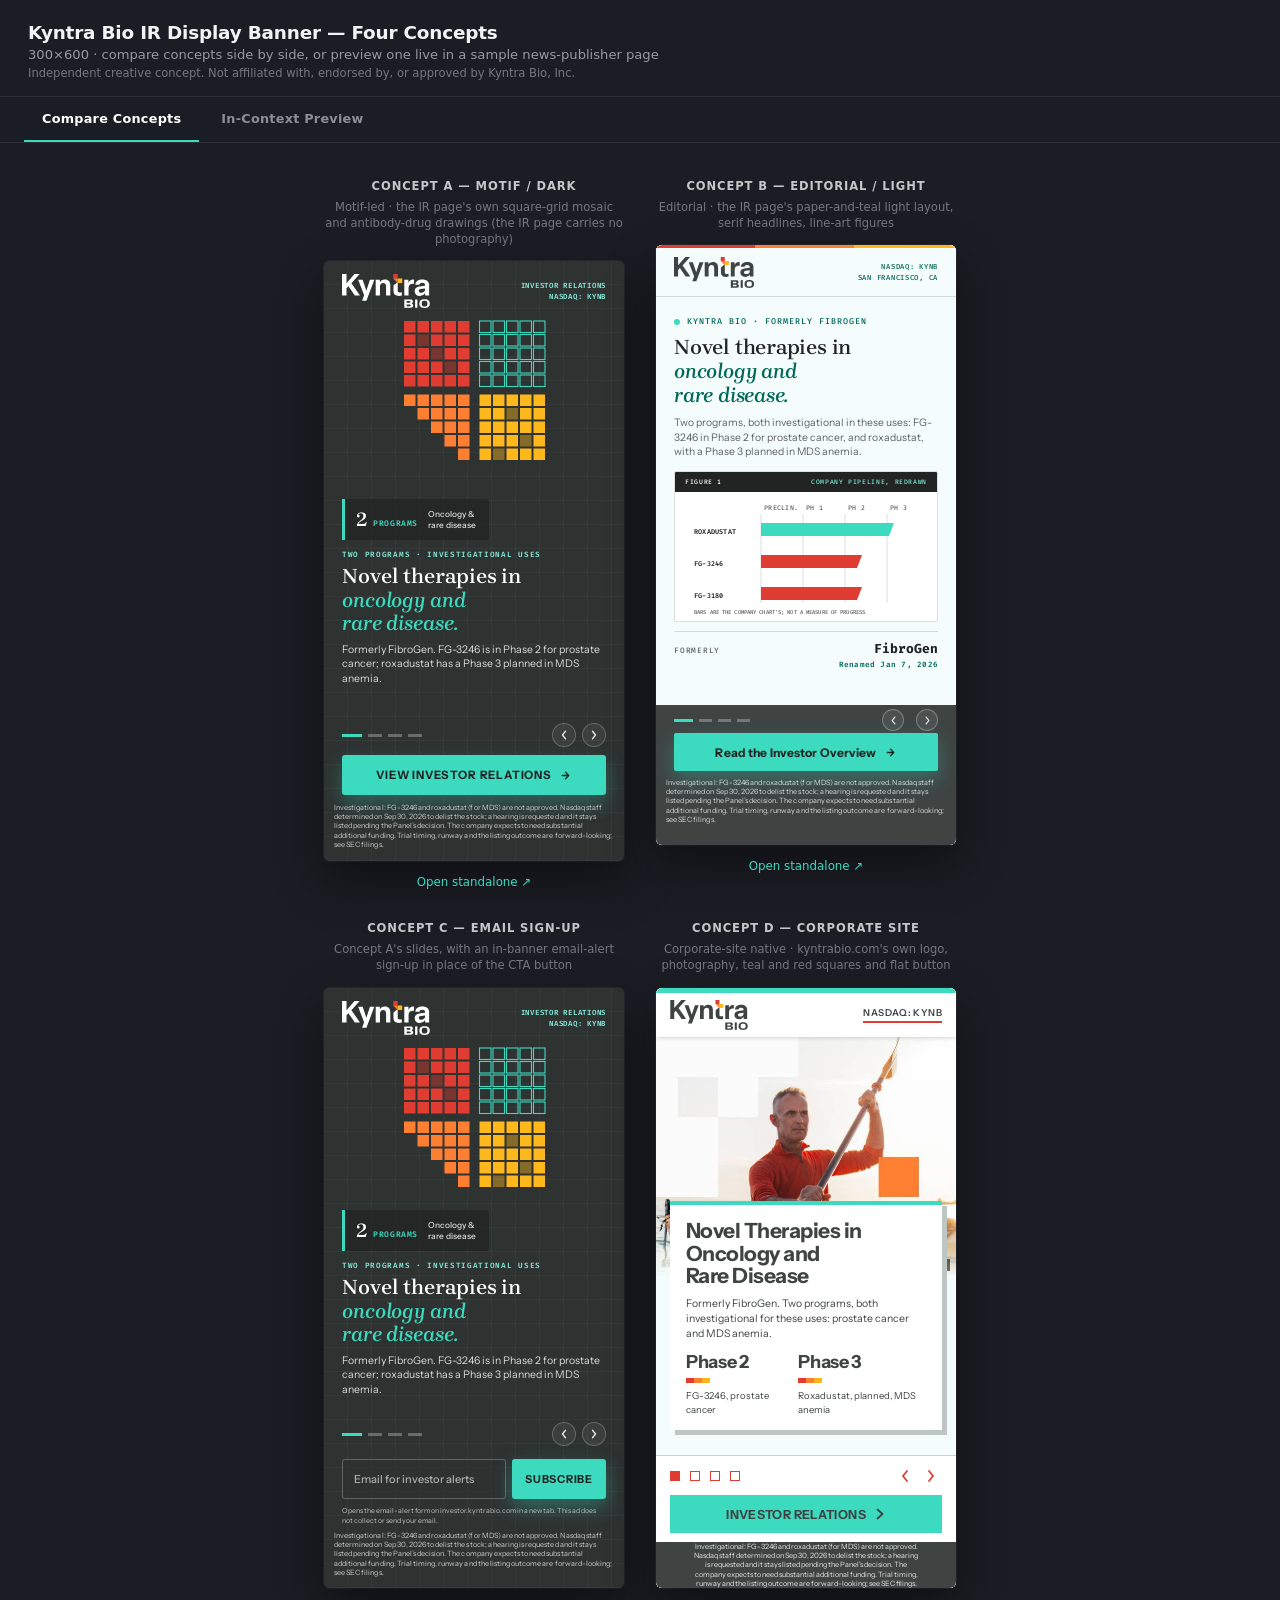
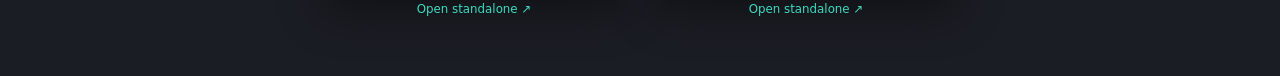
<file: index.html>
<!DOCTYPE html>
<html lang="en">
<head>
<meta name="robots" content="noindex,nofollow">
<meta charset="UTF-8">
<meta name="viewport" content="width=device-width,initial-scale=1">
<meta name="ir-banner-company" content="Kyntra Bio, Inc.">
<link rel="icon" href="data:,">
<title>Kyntra Bio IR Banner — Concept Comparison</title>
<style>
  :root { --ui-accent:#3cdbc0; }
  * { margin:0; padding:0; box-sizing:border-box; }
  html, body {
    height:100%;
    background:#1b1d24;
    font-family:-apple-system, BlinkMacSystemFont, 'Segoe UI', system-ui, sans-serif;
    color:#f2f3f5;
  }
  header {
    padding:22px 28px 16px;
    border-bottom:1px solid rgba(255,255,255,0.08);
  }
  header h1 { font-size:1.15rem; font-weight:700; letter-spacing:-0.01em; }
  header p { margin-top:4px; font-size:0.82rem; color:rgba(255,255,255,0.55); }
  header p.pitch-note { font-size:0.72rem; color:rgba(255,255,255,0.4); }

  /* ---- tabs ---- */
  .tabs {
    display:flex;
    gap:4px;
    padding:0 24px;
    border-bottom:1px solid rgba(255,255,255,0.08);
  }
  .tab-btn {
    background:none;
    border:0;
    font-family:inherit;
    color:rgba(255,255,255,0.5);
    font-size:0.8rem;
    font-weight:700;
    letter-spacing:0.02em;
    padding:14px 18px;
    cursor:pointer;
    border-bottom:2px solid transparent;
    transition:color 0.15s ease;
  }
  .tab-btn:hover { color:rgba(255,255,255,0.8); }
  .tab-btn.active { color:#fff; border-bottom-color:var(--ui-accent); }
  .tab-panel { display:none; }
  .tab-panel.active { display:block; }

  main {
    display:flex;
    flex-wrap:wrap;
    gap:32px;
    justify-content:center;
    padding:36px 24px 60px;
  }
  /* four 300px frames need about 1344px of width; below that, wrap 2 + 2 rather than 3 + 1 */
  @media (max-width:1343px) { main { max-width:700px; margin:0 auto; } }
  .col { display:flex; flex-direction:column; align-items:center; gap:14px; }
  .col h2 {
    font-size:0.72rem;
    font-weight:700;
    letter-spacing:0.08em;
    text-transform:uppercase;
    color:rgba(255,255,255,0.75);
  }
  .col .tag {
    max-width:300px;
    min-height:2.8em;
    font-size:0.72rem;
    line-height:1.4;
    text-align:center;
    color:rgba(255,255,255,0.4);
    margin-top:-8px;
  }
  .frame-wrap {
    width:300px;
    height:600px;
    border-radius:6px;
    overflow:hidden;
    box-shadow:0 20px 48px rgba(0,0,0,0.45), 0 0 0 1px rgba(255,255,255,0.06);
    background:#000;
  }
  iframe { width:300px; height:600px; border:0; display:block; }
  .col a {
    font-size:0.74rem;
    color:var(--ui-accent);
    text-decoration:none;
  }
  .col a:hover { text-decoration:underline; }

  /* ---- in-context preview panel ---- */
  .preview-intro {
    text-align:center;
    padding:28px 24px 0;
  }
  .preview-intro p {
    font-size:0.82rem;
    color:rgba(255,255,255,0.55);
    max-width:560px;
    margin:0 auto;
  }
  .concept-switch {
    display:flex;
    flex-wrap:wrap;
    gap:10px;
    justify-content:center;
    padding:18px 24px 0;
  }
  .concept-btn {
    background:rgba(255,255,255,0.06);
    border:1px solid rgba(255,255,255,0.14);
    color:rgba(255,255,255,0.65);
    font-family:inherit;
    font-size:0.76rem;
    font-weight:700;
    letter-spacing:0.02em;
    padding:9px 16px;
    border-radius:20px;
    cursor:pointer;
    transition:all 0.15s ease;
  }
  .concept-btn:hover { border-color:rgba(255,255,255,0.3); }
  .concept-btn.active { background:var(--ui-accent); border-color:var(--ui-accent); color:#0c1015; }

  .preview-wrap {
    max-width:1180px;
    margin:24px auto 12px;
    padding:0 24px;
  }
  .preview-frame-outer {
    border-radius:6px;
    overflow:hidden;
    box-shadow:0 20px 48px rgba(0,0,0,0.45), 0 0 0 1px rgba(255,255,255,0.06);
  }
  #preview-iframe {
    width:100%;
    height:950px;
    border:0;
    display:block;
    background:#fff;
  }
  .preview-footer {
    text-align:center;
    padding:14px 24px 60px;
  }
  .preview-footer a {
    font-size:0.74rem;
    color:var(--ui-accent);
    text-decoration:none;
  }
  .preview-footer a:hover { text-decoration:underline; }
</style>
</head>
<body>

<header>
  <h1>Kyntra Bio IR Display Banner — Four Concepts</h1>
  <p>300×600 · compare concepts side by side, or preview one live in a sample news-publisher page</p>
  <p class="pitch-note">Independent creative concept. Not affiliated with, endorsed by, or approved by Kyntra Bio, Inc.</p>
</header>

<div class="tabs">
  <button type="button" class="tab-btn active" data-tab="compare">Compare Concepts</button>
  <button type="button" class="tab-btn" data-tab="preview">In-Context Preview</button>
</div>

<section class="tab-panel active" id="tab-compare">
  <main>
    <div class="col">
      <h2>Concept A — Motif / Dark</h2>
      <span class="tag">Motif-led · the IR page&#x27;s own square-grid mosaic and antibody-drug drawings (the IR page carries no photography)</span>
      <div class="frame-wrap">
        <iframe src="concept-a-photo/index.html" title="Kyntra Bio banner — photo concept"></iframe>
      </div>
      <a href="concept-a-photo/index.html" target="_blank" rel="noopener">Open standalone ↗</a>
    </div>

    <div class="col">
      <h2>Concept B — Editorial / Light</h2>
      <span class="tag">Editorial · the IR page&#x27;s paper-and-teal light layout, serif headlines, line-art figures</span>
      <div class="frame-wrap">
        <iframe src="concept-b-editorial/index.html" title="Kyntra Bio banner — editorial concept"></iframe>
      </div>
      <a href="concept-b-editorial/index.html" target="_blank" rel="noopener">Open standalone ↗</a>
    </div>

    <div class="col">
      <h2>Concept C — Email Sign-up</h2>
      <span class="tag">Concept A&#x27;s slides, with an in-banner email-alert sign-up in place of the CTA button</span>
      <div class="frame-wrap">
        <iframe src="concept-c-dashboard/index.html" title="Kyntra Bio banner — email sign-up concept"></iframe>
      </div>
      <a href="concept-c-dashboard/index.html" target="_blank" rel="noopener">Open standalone ↗</a>
    </div>

    <div class="col">
      <h2>Concept D — Corporate Site</h2>
      <span class="tag">Corporate-site native · kyntrabio.com&#x27;s own logo, photography, teal and red squares and flat button</span>
      <div class="frame-wrap">
        <iframe src="concept-d-corporate/index.html" title="Kyntra Bio banner — corporate-site concept"></iframe>
      </div>
      <a href="concept-d-corporate/index.html" target="_blank" rel="noopener">Open standalone ↗</a>
    </div>
  </main>
</section>

<section class="tab-panel" id="tab-preview">
  <div class="preview-intro">
    <p>A sample news-publisher article page with the banner dropped into the right-rail ad slot — the way it would actually sit alongside real editorial content. Switch concepts below.</p>
  </div>

  <div class="concept-switch">
    <button type="button" class="concept-btn active" data-concept="a">Concept A — Motif</button>
    <button type="button" class="concept-btn" data-concept="b">Concept B — Editorial</button>
    <button type="button" class="concept-btn" data-concept="c">Concept C — Email Sign-up</button>
    <button type="button" class="concept-btn" data-concept="d">Concept D — Corporate Site</button>
  </div>

  <div class="preview-wrap">
    <div class="preview-frame-outer">
      <iframe id="preview-iframe" src="context-preview/news.html?concept=a" title="Kyntra Bio banner — in-context publisher preview"></iframe>
    </div>
  </div>

  <div class="preview-footer">
    <a id="preview-open-link" href="context-preview/news.html?concept=a" target="_blank" rel="noopener">Open standalone ↗</a>
  </div>
</section>

<script>
  document.querySelectorAll('.tab-btn').forEach(function (btn) {
    btn.addEventListener('click', function () {
      document.querySelectorAll('.tab-btn').forEach(function (b) { b.classList.remove('active') })
      document.querySelectorAll('.tab-panel').forEach(function (p) { p.classList.remove('active') })
      btn.classList.add('active')
      document.getElementById('tab-' + btn.dataset.tab).classList.add('active')
    })
  })

  document.querySelectorAll('.concept-btn').forEach(function (btn) {
    btn.addEventListener('click', function () {
      document.querySelectorAll('.concept-btn').forEach(function (b) { b.classList.remove('active') })
      btn.classList.add('active')
      var url = 'context-preview/news.html?concept=' + btn.dataset.concept
      document.getElementById('preview-iframe').src = url
      document.getElementById('preview-open-link').href = url
    })
  })
</script>

</body>
</html>
</file>
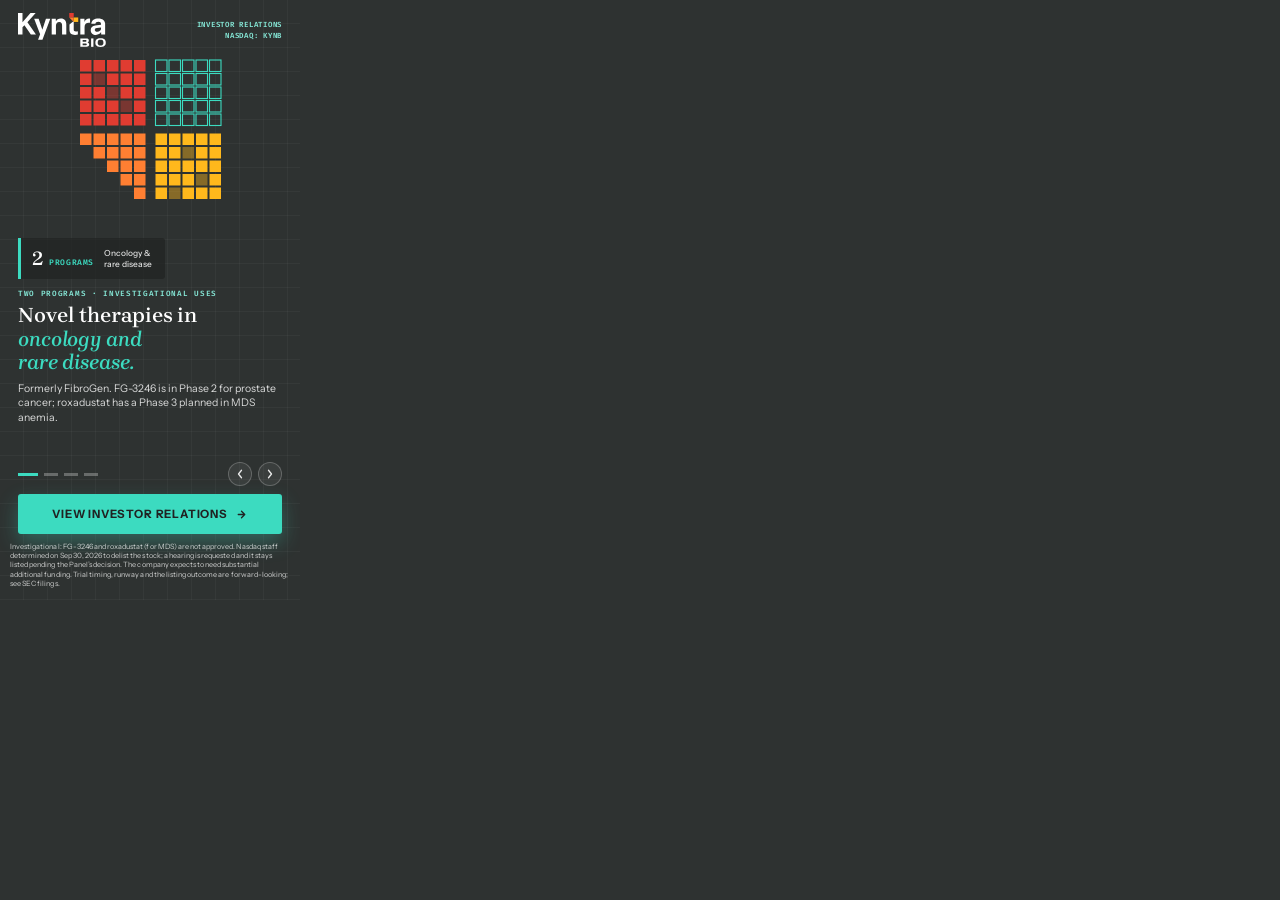
<file: concept-a-photo/index.html>
<!DOCTYPE html>
<html lang="en">
<head>
<meta name="robots" content="noindex,nofollow">
<meta charset="UTF-8">
<meta name="ad.size" content="width=300,height=600">
<meta http-equiv="X-UA-Compatible" content="IE=Edge">
<meta name="viewport" content="width=300,initial-scale=1">
<link rel="icon" href="data:,">
<title>Kyntra Bio, Inc. — Investor Relations</title>
<link rel="preconnect" href="https://fonts.googleapis.com">
<link rel="preconnect" href="https://fonts.gstatic.com" crossorigin>
<link href="https://fonts.googleapis.com/css2?family=Brygada+1918:ital,wght@0,500;0,600;1,500;1,600&family=Instrument+Sans:wght@400;500;600;700&family=Fira+Code:wght@500;600&display=swap" rel="stylesheet">
<link rel="stylesheet" href="style.css">
</head>
<body>

<!--
  Kyntra Bio, Inc. — IR display banner, 300x600 — Concept A: Motif / Dark.
  Promotes: https://gracinting.github.io/kyntrabio-ir-concept/
  The IR page has no photography, so every slide is drawn from its own
  visual language: the red / teal / orange / amber square mosaic, the
  antibody-drug drawing and the 25-square dose arms. Concept C is
  generated from this file (scripts/build_concept_c.py): re-run it after
  every edit here. All figures come from the company's filings; see .tmp/facts.md.
-->

<div id="banner" aria-label="Kyntra Bio, Inc. investor relations advertisement">

  <div id="slides">

    <!-- Slide 1 -->
    <section class="slide" data-index="0">
      <div class="slide-bg motif" role="img" aria-label="Mosaic of red, teal, orange and amber squares from the Kyntra Bio IR page"><svg viewBox="0 0 300 220" width="300" height="220" aria-hidden="true"><rect x="80" y="60" width="11.5" height="11.5" class="m-r pulse" style="animation-delay:-0.00s"/><rect x="93.5" y="60" width="11.5" height="11.5" class="m-r"/><rect x="107" y="60" width="11.5" height="11.5" class="m-r"/><rect x="120.5" y="60" width="11.5" height="11.5" class="m-r"/><rect x="134" y="60" width="11.5" height="11.5" class="m-r pulse" style="animation-delay:-5.48s"/><rect x="80" y="73.5" width="11.5" height="11.5" class="m-r"/><rect x="93.5" y="73.5" width="11.5" height="11.5" class="m-r pale"/><rect x="107" y="73.5" width="11.5" height="11.5" class="m-r"/><rect x="120.5" y="73.5" width="11.5" height="11.5" class="m-r pulse" style="animation-delay:-3.96s"/><rect x="134" y="73.5" width="11.5" height="11.5" class="m-r"/><rect x="80" y="87" width="11.5" height="11.5" class="m-r"/><rect x="93.5" y="87" width="11.5" height="11.5" class="m-r"/><rect x="107" y="87" width="11.5" height="11.5" class="m-r pale pulse" style="animation-delay:-2.44s"/><rect x="120.5" y="87" width="11.5" height="11.5" class="m-r"/><rect x="134" y="87" width="11.5" height="11.5" class="m-r"/><rect x="80" y="100.5" width="11.5" height="11.5" class="m-r"/><rect x="93.5" y="100.5" width="11.5" height="11.5" class="m-r pulse" style="animation-delay:-0.92s"/><rect x="107" y="100.5" width="11.5" height="11.5" class="m-r"/><rect x="120.5" y="100.5" width="11.5" height="11.5" class="m-r pale"/><rect x="134" y="100.5" width="11.5" height="11.5" class="m-r"/><rect x="80" y="114" width="11.5" height="11.5" class="m-r pulse" style="animation-delay:-6.40s"/><rect x="93.5" y="114" width="11.5" height="11.5" class="m-r"/><rect x="107" y="114" width="11.5" height="11.5" class="m-r"/><rect x="120.5" y="114" width="11.5" height="11.5" class="m-r"/><rect x="134" y="114" width="11.5" height="11.5" class="m-r pulse" style="animation-delay:-4.88s"/><rect x="155.5" y="60" width="11.5" height="11.5" class="m-t hollow"/><rect x="169" y="60" width="11.5" height="11.5" class="m-t hollow"/><rect x="182.5" y="60" width="11.5" height="11.5" class="m-t hollow"/><rect x="196" y="60" width="11.5" height="11.5" class="m-t hollow"/><rect x="209.5" y="60" width="11.5" height="11.5" class="m-t hollow"/><rect x="155.5" y="73.5" width="11.5" height="11.5" class="m-t hollow"/><rect x="169" y="73.5" width="11.5" height="11.5" class="m-t hollow"/><rect x="182.5" y="73.5" width="11.5" height="11.5" class="m-t hollow"/><rect x="196" y="73.5" width="11.5" height="11.5" class="m-t hollow"/><rect x="209.5" y="73.5" width="11.5" height="11.5" class="m-t hollow"/><rect x="155.5" y="87" width="11.5" height="11.5" class="m-t hollow"/><rect x="169" y="87" width="11.5" height="11.5" class="m-t hollow"/><rect x="182.5" y="87" width="11.5" height="11.5" class="m-t hollow"/><rect x="196" y="87" width="11.5" height="11.5" class="m-t hollow"/><rect x="209.5" y="87" width="11.5" height="11.5" class="m-t hollow"/><rect x="155.5" y="100.5" width="11.5" height="11.5" class="m-t hollow"/><rect x="169" y="100.5" width="11.5" height="11.5" class="m-t hollow"/><rect x="182.5" y="100.5" width="11.5" height="11.5" class="m-t hollow"/><rect x="196" y="100.5" width="11.5" height="11.5" class="m-t hollow"/><rect x="209.5" y="100.5" width="11.5" height="11.5" class="m-t hollow"/><rect x="155.5" y="114" width="11.5" height="11.5" class="m-t hollow"/><rect x="169" y="114" width="11.5" height="11.5" class="m-t hollow"/><rect x="182.5" y="114" width="11.5" height="11.5" class="m-t hollow"/><rect x="196" y="114" width="11.5" height="11.5" class="m-t hollow"/><rect x="209.5" y="114" width="11.5" height="11.5" class="m-t hollow"/><rect x="80" y="133.5" width="11.5" height="11.5" class="m-o pulse" style="animation-delay:-0.00s"/><rect x="93.5" y="133.5" width="11.5" height="11.5" class="m-o"/><rect x="107" y="133.5" width="11.5" height="11.5" class="m-o"/><rect x="120.5" y="133.5" width="11.5" height="11.5" class="m-o"/><rect x="134" y="133.5" width="11.5" height="11.5" class="m-o pulse" style="animation-delay:-5.48s"/><rect x="93.5" y="147" width="11.5" height="11.5" class="m-o"/><rect x="107" y="147" width="11.5" height="11.5" class="m-o"/><rect x="120.5" y="147" width="11.5" height="11.5" class="m-o pulse" style="animation-delay:-3.96s"/><rect x="134" y="147" width="11.5" height="11.5" class="m-o"/><rect x="107" y="160.5" width="11.5" height="11.5" class="m-o pulse" style="animation-delay:-2.44s"/><rect x="120.5" y="160.5" width="11.5" height="11.5" class="m-o"/><rect x="134" y="160.5" width="11.5" height="11.5" class="m-o"/><rect x="120.5" y="174" width="11.5" height="11.5" class="m-o"/><rect x="134" y="174" width="11.5" height="11.5" class="m-o"/><rect x="134" y="187.5" width="11.5" height="11.5" class="m-o pulse" style="animation-delay:-4.88s"/><rect x="155.5" y="133.5" width="11.5" height="11.5" class="m-y pulse" style="animation-delay:-0.00s"/><rect x="169" y="133.5" width="11.5" height="11.5" class="m-y"/><rect x="182.5" y="133.5" width="11.5" height="11.5" class="m-y"/><rect x="196" y="133.5" width="11.5" height="11.5" class="m-y"/><rect x="209.5" y="133.5" width="11.5" height="11.5" class="m-y pulse" style="animation-delay:-5.48s"/><rect x="155.5" y="147" width="11.5" height="11.5" class="m-y"/><rect x="169" y="147" width="11.5" height="11.5" class="m-y"/><rect x="182.5" y="147" width="11.5" height="11.5" class="m-y pale"/><rect x="196" y="147" width="11.5" height="11.5" class="m-y pulse" style="animation-delay:-3.96s"/><rect x="209.5" y="147" width="11.5" height="11.5" class="m-y"/><rect x="155.5" y="160.5" width="11.5" height="11.5" class="m-y"/><rect x="169" y="160.5" width="11.5" height="11.5" class="m-y"/><rect x="182.5" y="160.5" width="11.5" height="11.5" class="m-y pulse" style="animation-delay:-2.44s"/><rect x="196" y="160.5" width="11.5" height="11.5" class="m-y"/><rect x="209.5" y="160.5" width="11.5" height="11.5" class="m-y"/><rect x="155.5" y="174" width="11.5" height="11.5" class="m-y"/><rect x="169" y="174" width="11.5" height="11.5" class="m-y pulse" style="animation-delay:-0.92s"/><rect x="182.5" y="174" width="11.5" height="11.5" class="m-y"/><rect x="196" y="174" width="11.5" height="11.5" class="m-y pale"/><rect x="209.5" y="174" width="11.5" height="11.5" class="m-y"/><rect x="155.5" y="187.5" width="11.5" height="11.5" class="m-y pulse" style="animation-delay:-6.40s"/><rect x="169" y="187.5" width="11.5" height="11.5" class="m-y pale"/><rect x="182.5" y="187.5" width="11.5" height="11.5" class="m-y"/><rect x="196" y="187.5" width="11.5" height="11.5" class="m-y"/><rect x="209.5" y="187.5" width="11.5" height="11.5" class="m-y pulse" style="animation-delay:-4.88s"/></svg></div>
      <div class="slide-copy">
        <div class="mid-chip">
          <span class="chip-num">2<em>PROGRAMS</em></span>
          <span class="chip-label">Oncology &amp;<br>rare disease</span>
        </div>
        <div class="copy-bottom">
          <div class="kicker">Two programs · Investigational uses</div>
          <h1>Novel therapies in<br><em>oncology and<br>rare&nbsp;disease.</em></h1>
          <p>Formerly FibroGen. FG-3246 is in Phase 2 for prostate cancer; roxadustat has a Phase&nbsp;3 planned in MDS anemia.</p>
        </div>
      </div>
    </section>
    <!-- Slide 2 -->
    <section class="slide" data-index="1">
      <div class="slide-bg motif" role="img" aria-label="Antibody-drug conjugate binding CD46, and three dose arms of 25 planned patients"><svg viewBox="0 0 300 220" width="300" height="220" aria-hidden="true"><path d="M26 92H274" class="m-line"/><rect x="57.5" y="87.5" width="9" height="9" class="m-y"/><rect x="140.5" y="87.5" width="9" height="9" class="m-y"/><rect x="223.5" y="87.5" width="9" height="9" class="m-y"/><path d="M149.500 87.500V77" class="m-stem"/><rect x="142.5" y="63" width="14" height="14" class="m-r"/><path d="M158.500 63H171.500L158.500 76Z" class="m-o"/><text x="137" y="73" text-anchor="end" class="m-lab">ANTIBODY</text><text x="177" y="71" class="m-lab">MMAE</text><text x="62" y="104" text-anchor="middle" class="m-lab">CD46</text><text x="43.8" y="124" class="m-lab m-bv">1.8 MG/KG</text><rect x="43.75" y="130" width="9.5" height="9.5" class="m-y"/><rect x="54.75" y="130" width="9.5" height="9.5" class="m-y"/><rect x="65.75" y="130" width="9.5" height="9.5" class="m-y"/><rect x="76.75" y="130" width="9.5" height="9.5" class="m-y"/><rect x="87.75" y="130" width="9.5" height="9.5" class="m-y"/><rect x="43.75" y="141" width="9.5" height="9.5" class="m-y"/><rect x="54.75" y="141" width="9.5" height="9.5" class="m-y"/><rect x="65.75" y="141" width="9.5" height="9.5" class="m-y"/><rect x="76.75" y="141" width="9.5" height="9.5" class="m-y"/><rect x="87.75" y="141" width="9.5" height="9.5" class="m-y"/><rect x="43.75" y="152" width="9.5" height="9.5" class="m-y"/><rect x="54.75" y="152" width="9.5" height="9.5" class="m-y"/><rect x="65.75" y="152" width="9.5" height="9.5" class="m-y hollow"/><rect x="76.75" y="152" width="9.5" height="9.5" class="m-y hollow"/><rect x="87.75" y="152" width="9.5" height="9.5" class="m-y hollow"/><rect x="43.75" y="163" width="9.5" height="9.5" class="m-y hollow"/><rect x="54.75" y="163" width="9.5" height="9.5" class="m-y hollow"/><rect x="65.75" y="163" width="9.5" height="9.5" class="m-y hollow"/><rect x="76.75" y="163" width="9.5" height="9.5" class="m-y hollow"/><rect x="87.75" y="163" width="9.5" height="9.5" class="m-y hollow"/><rect x="43.75" y="174" width="9.5" height="9.5" class="m-y hollow"/><rect x="54.75" y="174" width="9.5" height="9.5" class="m-y hollow"/><rect x="65.75" y="174" width="9.5" height="9.5" class="m-y hollow"/><rect x="76.75" y="174" width="9.5" height="9.5" class="m-y hollow"/><rect x="87.75" y="174" width="9.5" height="9.5" class="m-y hollow"/><text x="123.2" y="124" class="m-lab m-bv">2.4 MG/KG</text><rect x="123.25" y="130" width="9.5" height="9.5" class="m-o"/><rect x="134.25" y="130" width="9.5" height="9.5" class="m-o"/><rect x="145.25" y="130" width="9.5" height="9.5" class="m-o"/><rect x="156.25" y="130" width="9.5" height="9.5" class="m-o"/><rect x="167.25" y="130" width="9.5" height="9.5" class="m-o"/><rect x="123.25" y="141" width="9.5" height="9.5" class="m-o"/><rect x="134.25" y="141" width="9.5" height="9.5" class="m-o"/><rect x="145.25" y="141" width="9.5" height="9.5" class="m-o"/><rect x="156.25" y="141" width="9.5" height="9.5" class="m-o"/><rect x="167.25" y="141" width="9.5" height="9.5" class="m-o"/><rect x="123.25" y="152" width="9.5" height="9.5" class="m-o"/><rect x="134.25" y="152" width="9.5" height="9.5" class="m-o"/><rect x="145.25" y="152" width="9.5" height="9.5" class="m-o hollow"/><rect x="156.25" y="152" width="9.5" height="9.5" class="m-o hollow"/><rect x="167.25" y="152" width="9.5" height="9.5" class="m-o hollow"/><rect x="123.25" y="163" width="9.5" height="9.5" class="m-o hollow"/><rect x="134.25" y="163" width="9.5" height="9.5" class="m-o hollow"/><rect x="145.25" y="163" width="9.5" height="9.5" class="m-o hollow"/><rect x="156.25" y="163" width="9.5" height="9.5" class="m-o hollow"/><rect x="167.25" y="163" width="9.5" height="9.5" class="m-o hollow"/><rect x="123.25" y="174" width="9.5" height="9.5" class="m-o hollow"/><rect x="134.25" y="174" width="9.5" height="9.5" class="m-o hollow"/><rect x="145.25" y="174" width="9.5" height="9.5" class="m-o hollow"/><rect x="156.25" y="174" width="9.5" height="9.5" class="m-o hollow"/><rect x="167.25" y="174" width="9.5" height="9.5" class="m-o hollow"/><text x="202.8" y="124" class="m-lab m-bv">2.7 MG/KG</text><rect x="202.75" y="130" width="9.5" height="9.5" class="m-r"/><rect x="213.75" y="130" width="9.5" height="9.5" class="m-r"/><rect x="224.75" y="130" width="9.5" height="9.5" class="m-r"/><rect x="235.75" y="130" width="9.5" height="9.5" class="m-r"/><rect x="246.75" y="130" width="9.5" height="9.5" class="m-r"/><rect x="202.75" y="141" width="9.5" height="9.5" class="m-r"/><rect x="213.75" y="141" width="9.5" height="9.5" class="m-r"/><rect x="224.75" y="141" width="9.5" height="9.5" class="m-r"/><rect x="235.75" y="141" width="9.5" height="9.5" class="m-r"/><rect x="246.75" y="141" width="9.5" height="9.5" class="m-r"/><rect x="202.75" y="152" width="9.5" height="9.5" class="m-r"/><rect x="213.75" y="152" width="9.5" height="9.5" class="m-r"/><rect x="224.75" y="152" width="9.5" height="9.5" class="m-r hollow"/><rect x="235.75" y="152" width="9.5" height="9.5" class="m-r hollow"/><rect x="246.75" y="152" width="9.5" height="9.5" class="m-r hollow"/><rect x="202.75" y="163" width="9.5" height="9.5" class="m-r hollow"/><rect x="213.75" y="163" width="9.5" height="9.5" class="m-r hollow"/><rect x="224.75" y="163" width="9.5" height="9.5" class="m-r hollow"/><rect x="235.75" y="163" width="9.5" height="9.5" class="m-r hollow"/><rect x="246.75" y="163" width="9.5" height="9.5" class="m-r hollow"/><rect x="202.75" y="174" width="9.5" height="9.5" class="m-r hollow"/><rect x="213.75" y="174" width="9.5" height="9.5" class="m-r hollow"/><rect x="224.75" y="174" width="9.5" height="9.5" class="m-r hollow"/><rect x="235.75" y="174" width="9.5" height="9.5" class="m-r hollow"/><rect x="246.75" y="174" width="9.5" height="9.5" class="m-r hollow"/><text x="150" y="198" text-anchor="middle" class="m-lab">FILLED = THE FIRST 12 PER ARM · INTERIM ANALYSIS</text></svg></div>
      <div class="slide-copy">
        <div class="mid-chip">
          <span class="chip-num">75<em>PATIENTS</em></span>
          <span class="chip-label">Planned, three<br>dose arms</span>
        </div>
        <div class="copy-bottom">
          <div class="kicker">FG-3246 · Prostate cancer (mCRPC)</div>
          <h1>An ADC in Phase&nbsp;2.<br>Interim analysis<br><em>expected Q4&nbsp;2026.</em></h1>
          <p>Investigational CD46-targeted antibody-drug conjugate. Randomized, open-label; timing is the company&rsquo;s expectation.</p>
        </div>
      </div>
    </section>
    <!-- Slide 3 -->
    <section class="slide" data-index="2">
      <div class="slide-bg motif" role="img" aria-label="Planned randomization of roxadustat to placebo at two to one"><svg viewBox="0 0 300 220" width="300" height="220" aria-hidden="true"><text x="89.0" y="74" class="m-lab m-bv">ROXADUSTAT · 2</text><text x="173.0" y="74" class="m-lab m-bv m-dim">PLACEBO · 1</text><rect x="89" y="82" width="17" height="17" class="m-t"/><rect x="110" y="82" width="17" height="17" class="m-t"/><rect x="131" y="82" width="17" height="17" class="m-t"/><rect x="152" y="82" width="17" height="17" class="m-t"/><rect x="173" y="82" width="17" height="17" class="m-w hollow"/><rect x="194" y="82" width="17" height="17" class="m-w hollow"/><rect x="89" y="103" width="17" height="17" class="m-t"/><rect x="110" y="103" width="17" height="17" class="m-t"/><rect x="131" y="103" width="17" height="17" class="m-t"/><rect x="152" y="103" width="17" height="17" class="m-t"/><rect x="173" y="103" width="17" height="17" class="m-w hollow"/><rect x="194" y="103" width="17" height="17" class="m-w hollow"/><rect x="89" y="124" width="17" height="17" class="m-t"/><rect x="110" y="124" width="17" height="17" class="m-t"/><rect x="131" y="124" width="17" height="17" class="m-t"/><rect x="152" y="124" width="17" height="17" class="m-t"/><rect x="173" y="124" width="17" height="17" class="m-w hollow"/><rect x="194" y="124" width="17" height="17" class="m-w hollow"/><rect x="89" y="145" width="17" height="17" class="m-t"/><rect x="110" y="145" width="17" height="17" class="m-t"/><rect x="131" y="145" width="17" height="17" class="m-t"/><rect x="152" y="145" width="17" height="17" class="m-t"/><rect x="173" y="145" width="17" height="17" class="m-w hollow"/><rect x="194" y="145" width="17" height="17" class="m-w hollow"/><rect x="89" y="166" width="17" height="17" class="m-t"/><rect x="110" y="166" width="17" height="17" class="m-t"/><rect x="131" y="166" width="17" height="17" class="m-t"/><rect x="152" y="166" width="17" height="17" class="m-t"/><rect x="173" y="166" width="17" height="17" class="m-w hollow"/><rect x="194" y="166" width="17" height="17" class="m-w hollow"/><text x="150" y="198" text-anchor="middle" class="m-lab">PLANNED · ABOUT 200 PATIENTS · RANDOMIZED 2 : 1</text></svg></div>
      <div class="slide-copy">
        <div class="mid-chip">
          <span class="chip-num">~200<em>PATIENTS</em></span>
          <span class="chip-label">Planned Phase&nbsp;3,<br>placebo-controlled</span>
        </div>
        <div class="copy-bottom">
          <div class="kicker">Roxadustat · Lower-risk MDS</div>
          <h1>Phase&nbsp;3 planned in<br>MDS anemia. Start<br><em>goal Q4&nbsp;2026.</em></h1>
          <p>Investigational for MDS. Internal development or a partner is being weighed. An earlier Phase&nbsp;2/3 did not reach significance on its primary comparison.</p>
        </div>
      </div>
    </section>
    <!-- Slide 4 -->
    <section class="slide" data-index="3">
      <div class="slide-bg motif" role="img" aria-label="Bar showing $95.7M of cash, investments and receivables less $42.6M paid on August 31"><svg viewBox="0 0 300 220" width="300" height="220" aria-hidden="true"><defs><pattern id="hatch" width="5" height="5" patternUnits="userSpaceOnUse" patternTransform="rotate(45)"><rect width="5" height="5" fill="#ff7f32" fill-opacity=".22"/><rect width="2" height="5" fill="#ff7f32"/></pattern></defs><text x="24" y="78" class="m-lab m-bv">$95.7M · JUN 30, 2026</text><rect x="24" y="84" width="139.8" height="18" class="m-t"/><rect x="163.8" y="84" width="112.2" height="18" fill="url(#hatch)" stroke="#ff7f32" stroke-width="1"/><text x="24" y="116" class="m-lab m-bv m-teal">$53.1M PRO FORMA</text><text x="276" y="116" text-anchor="end" class="m-lab m-bv m-org">$42.6M PAID AUG 31</text><path d="M24 160H276" class="m-line"/><text x="24" y="178" class="m-lab">JUN 30</text><rect x="155" y="155" width="10" height="10" class="m-t"/><text x="160" y="148" text-anchor="middle" class="m-lab m-bv m-teal">RUNWAY: INTO Q4 2027</text><rect x="195" y="155" width="10" height="10" class="m-w hollow"/><text x="214" y="178" text-anchor="middle" class="m-lab m-dim">WAS: INTO 2028 (AUG 13)</text></svg></div>
      <div class="slide-copy">
        <div class="mid-chip">
          <span class="chip-num">$53.1<em>M</em></span>
          <span class="chip-label">Pro forma cash, investments<br>&amp; receivables, Jun&nbsp;30</span>
        </div>
        <div class="copy-bottom">
          <div class="kicker">Funding · Company figures</div>
          <h1>Company expects<br>runway <em>into Q4&nbsp;2027.</em><br>More funding needed.</h1>
          <p>After a $42.6M royalty-financing payment on Aug&nbsp;31, from $95.7M at Jun&nbsp;30. Earlier estimate: into 2028. Nasdaq delisting determination: hearing requested.</p>
        </div>
      </div>
    </section>

  </div>

  <header id="top-bar" class="reveal" data-delay="0">
    <div id="logo">
      <svg class="lockup" role="img" aria-label="Kyntra Bio" xmlns="http://www.w3.org/2000/svg" viewBox="0 0 142 55" fill="none"><g><path d="M100.804 41.1182H109.36C110.429 41.1182 111.352 41.2204 112.133 41.4288C112.914 41.6371 113.525 41.991 113.967 42.4902C114.409 42.9895 114.629 43.6697 114.629 44.5228C114.629 45.5882 114.318 46.402 113.691 46.9641C113.064 47.5263 112.212 47.8251 111.131 47.8487V47.9077C111.951 47.9077 112.661 48.0099 113.261 48.2183C113.86 48.4266 114.33 48.7608 114.669 49.2208C115.008 49.6807 115.178 50.2822 115.178 51.0213C115.178 51.8509 114.965 52.5388 114.535 53.0853C114.105 53.6318 113.462 54.0406 112.602 54.3198C111.742 54.5989 110.689 54.7404 109.439 54.7404H100.804V41.1143V41.1182ZM103.834 52.0789H108.953C109.762 52.0789 110.346 51.9727 110.713 51.7565C111.076 51.5442 111.261 51.1825 111.261 50.6754C111.261 50.1682 111.079 49.779 110.713 49.5471C110.346 49.3151 109.762 49.1972 108.953 49.1972H104.11V46.5867H108.662C109.364 46.5867 109.892 46.4688 110.243 46.2251C110.594 45.9852 110.772 45.6039 110.772 45.085C110.772 44.6053 110.606 44.2594 110.275 44.0549C109.943 43.8466 109.411 43.7443 108.681 43.7443H103.837L104.579 42.5767V53.2858L103.837 52.0789H103.834Z" fill="#FFFFFF"></path><path d="M118.266 41.1182H122.017V54.7443H118.266V41.1182Z" fill="#FFFFFF"></path><path d="M128.814 54.2372C127.563 53.7301 126.636 52.9635 126.029 51.9295C125.421 50.8995 125.122 49.5628 125.122 47.9274C125.122 46.2919 125.425 44.9592 126.029 43.9252C126.636 42.8952 127.563 42.1286 128.814 41.6293C130.064 41.13 131.646 40.8784 133.559 40.8784C135.472 40.8784 137.038 41.13 138.284 41.6293C139.535 42.1286 140.465 42.8952 141.077 43.9252C141.688 44.9553 141.996 46.2919 141.996 47.9274C141.996 49.5628 141.688 50.8956 141.077 51.9295C140.465 52.9595 139.535 53.7301 138.284 54.2372C137.034 54.7444 135.46 54.996 133.559 54.996C131.658 54.996 130.064 54.7444 128.814 54.2372ZM136.237 52.0003C136.9 51.7015 137.389 51.2258 137.7 50.5693C138.012 49.9127 138.17 49.036 138.17 47.9313C138.17 46.8266 138.012 45.9499 137.7 45.2934C137.389 44.6368 136.9 44.1611 136.237 43.8623C135.574 43.5635 134.679 43.4142 133.559 43.4142C132.439 43.4142 131.531 43.5635 130.873 43.8623C130.214 44.1611 129.729 44.6368 129.417 45.2934C129.105 45.9499 128.948 46.8266 128.948 47.9313C128.948 49.036 129.105 49.9167 129.417 50.5771C129.729 51.2376 130.214 51.7172 130.873 52.0082C131.531 52.2991 132.427 52.4445 133.559 52.4445C134.691 52.4445 135.57 52.2951 136.237 51.9964V52.0003Z" fill="#FFFFFF"></path><path d="M0 34.7573V0H7.26961V14.782L20.1877 0H28.5854L15.2256 14.8803L29.0745 34.7534H20.7754L10.4133 19.6766L7.26961 23.1047V34.7534H0V34.7573Z" fill="#FFFFFF"></path><path d="M32.4784 43.076L35.768 34.5095L26.1396 9.49414H33.4093L39.4009 27.1185L45.1953 9.49414H52.2203L39.5508 43.076H32.4784Z" fill="#FFFFFF"></path><path d="M54.5083 34.7573V9.49821H61.1389L61.3361 13.4139C62.6141 11.0629 65.1189 8.86133 69.3434 8.86133C75.6308 8.86133 78.1355 12.8281 78.1355 18.505V34.7573H71.3077V20.2191C71.3077 16.5472 70.0297 14.3928 66.74 14.3928C63.4504 14.3928 61.3874 16.7437 61.3874 20.7577V34.7573H54.5122H54.5083Z" fill="#FFFFFF"></path><path d="M83.2671 27.4606V18.6425L90.1423 12.9971V26.8748C90.1423 29.0764 91.1245 30.0082 93.7751 30.0082C95.0019 30.0082 96.1339 29.7133 96.8202 29.5167V34.7533C95.6409 35.1465 93.7278 35.3902 92.2526 35.3902C86.1624 35.3902 83.2632 32.65 83.2632 27.4606H83.2671Z" fill="#FFFFFF"></path><path d="M100.804 34.7575V9.49842H107.435L107.581 14.393C108.807 11.358 111.312 9.05811 115.048 9.05811C115.541 9.05811 116.176 9.10528 116.57 9.20357V15.765C116.077 15.7179 115.292 15.6668 114.653 15.6668C110.085 15.6668 107.679 18.116 107.679 22.5703V34.7575H100.804Z" fill="#FFFFFF"></path><path d="M117.615 27.7084C117.615 23.3996 120.365 20.856 124.983 20.2191L134.316 18.8981V17.4278C134.316 15.3245 132.939 14.0507 129.946 14.0507C127.145 14.0507 125.378 15.1279 125.133 17.2823H118.649C119.043 11.8964 123.512 8.86133 130.092 8.86133C136.671 8.86133 140.947 12.2384 140.947 17.5261V34.7573H134.612L134.367 30.8888C132.845 33.629 129.898 35.3942 126.167 35.3942C121.059 35.3942 117.619 32.1626 117.619 27.7084H117.615ZM134.316 25.5029V23.4979L127.441 24.4296C125.331 24.7244 124.25 25.6051 124.25 27.3663C124.25 29.1276 125.725 30.2559 128.23 30.2559C131.571 30.2559 134.32 28.2981 134.32 25.5068L134.316 25.5029Z" fill="#FFFFFF"></path><path d="M97.4121 7.23779H90.1504V14.4755H97.4121V7.23779Z" fill="#FFB81C"></path><path d="M90.1504 0H82.8887V7.23767H90.1504V0Z" fill="#E03C31"></path><path d="M90.1504 14.4715V7.23779H82.8887L90.1504 14.4715Z" fill="#FF7F32"></path></g></svg>
    </div>
    <div id="eyebrow">INVESTOR&nbsp;RELATIONS<br>NASDAQ:&nbsp;KYNB</div>
  </header>

  <div id="bottom-fixed" class="reveal" data-delay="4">
    <div id="dots-row">
      <div id="dots" role="tablist" aria-label="Slide selector">
      <button class="dot active" data-index="0" aria-label="Slide 1: Overview"></button>
      <button class="dot" data-index="1" aria-label="Slide 2: FG-3246"></button>
      <button class="dot" data-index="2" aria-label="Slide 3: Roxadustat"></button>
      <button class="dot" data-index="3" aria-label="Slide 4: Funding"></button>
      </div>
      <button type="button" class="nav-arrow" id="arrow-prev" aria-label="Previous slide">
        <svg viewBox="0 0 16 16"><path d="M10 3 6 8l4 5" stroke="currentColor" stroke-width="1.7" fill="none" stroke-linecap="round" stroke-linejoin="round"/></svg>
      </button>
      <button type="button" class="nav-arrow" id="arrow-next" aria-label="Next slide">
        <svg viewBox="0 0 16 16"><path d="M6 3l4 5-4 5" stroke="currentColor" stroke-width="1.7" fill="none" stroke-linecap="round" stroke-linejoin="round"/></svg>
      </button>
    </div>

    <a href="#" id="cta">
      <span>View Investor Relations</span>
      <svg viewBox="0 0 16 16" id="cta-arrow" aria-hidden="true"><path d="M4 8h8M8 4l4 4-4 4" stroke="currentColor" stroke-width="1.6" fill="none" stroke-linecap="round" stroke-linejoin="round"/></svg>
    </a>
    <p id="disclosure">Investigational: FG-3246 and roxadustat (for MDS) are not approved. Nasdaq staff determined on Sep&nbsp;30, 2026 to delist the stock; a hearing is requested and it stays listed pending the Panel&rsquo;s decision. The company expects to need substantial additional funding. Trial timing, runway and the listing outcome are forward-looking; see SEC filings.</p>
  </div>

  <!-- Standard HTML5-ad click-tag plumbing -->
  <div id="click-tag-wrapper"></div>
</div>

<script src="script.js"></script>
</body>
</html>
</file>
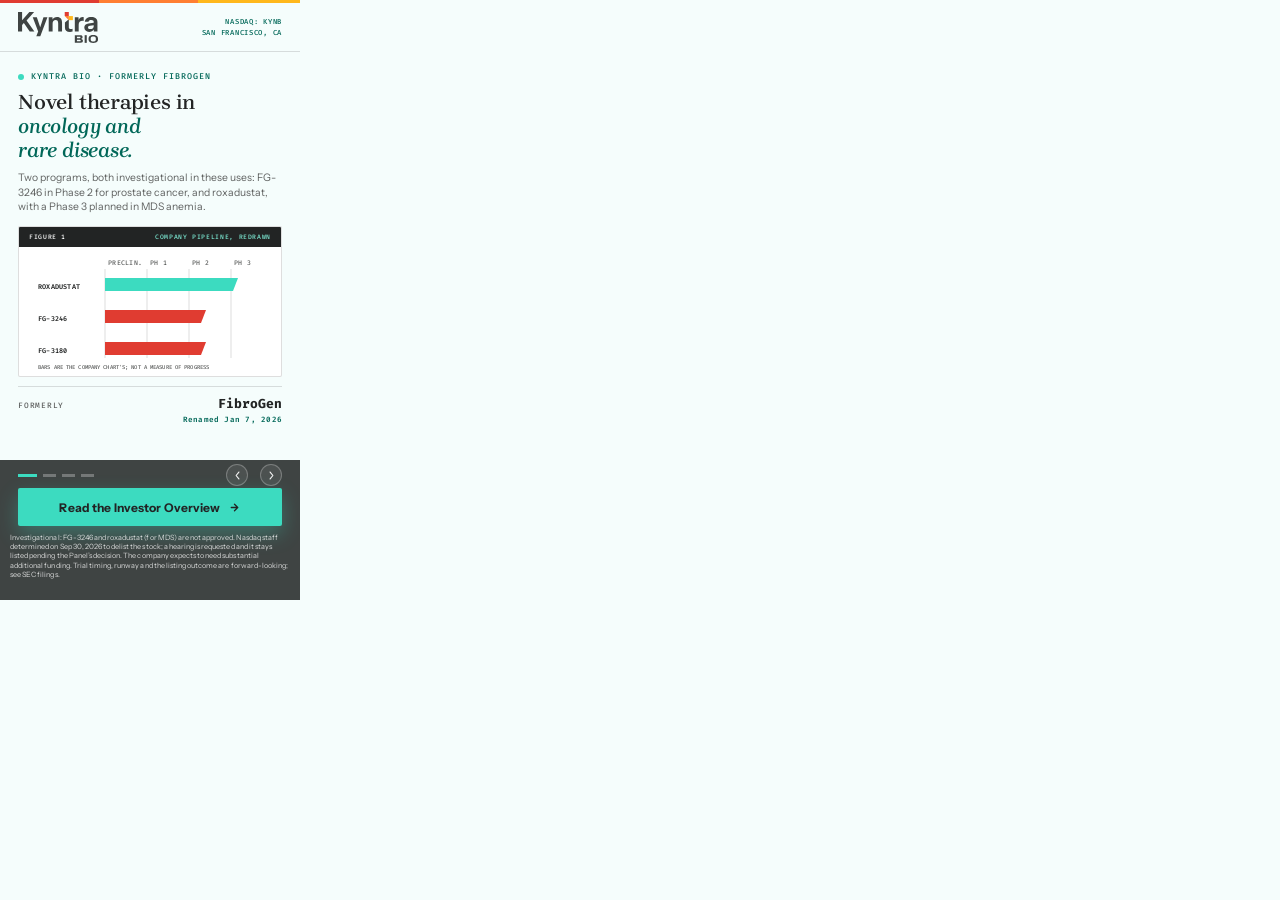
<file: concept-b-editorial/index.html>
<!DOCTYPE html>
<html lang="en">
<head>
<meta name="robots" content="noindex,nofollow">
<meta charset="UTF-8">
<meta name="ad.size" content="width=300,height=600">
<meta http-equiv="X-UA-Compatible" content="IE=Edge">
<meta name="viewport" content="width=300,initial-scale=1">
<link rel="icon" href="data:,">
<title>Kyntra Bio, Inc. — Investor Overview</title>
<link rel="preconnect" href="https://fonts.googleapis.com">
<link rel="preconnect" href="https://fonts.gstatic.com" crossorigin>
<link href="https://fonts.googleapis.com/css2?family=Brygada+1918:ital,wght@0,500;0,600;1,500;1,600&family=Instrument+Sans:wght@400;500;600;700&family=Fira+Code:wght@400;500;600&display=swap" rel="stylesheet">
<link rel="stylesheet" href="style.css">
</head>
<body>

<!--
  Kyntra Bio, Inc. — IR display banner, 300x600 — Concept B: Editorial / Light.
  Promotes: https://gracinting.github.io/kyntrabio-ir-concept/
  The IR page's own light layout: paper-and-teal ground, serif headlines with
  an italic teal phrase, mono figure captions, and one line-art "Figure N" per
  slide drawn from its pipeline chart, antibody drawing and 25-square dose arms.
  All figures come from the company's filings; see .tmp/facts.md.
-->

<div id="banner" aria-label="Kyntra Bio, Inc. investor relations advertisement">

  <div id="top-rule"></div>

  <header id="top-bar" class="reveal" data-delay="0">
    <div id="logo">
      <svg class="lockup" role="img" aria-label="Kyntra Bio" xmlns="http://www.w3.org/2000/svg" viewBox="0 0 142 55" fill="none"><g><path d="M100.804 41.1182H109.36C110.429 41.1182 111.352 41.2204 112.133 41.4288C112.914 41.6371 113.525 41.991 113.967 42.4902C114.409 42.9895 114.629 43.6697 114.629 44.5228C114.629 45.5882 114.318 46.402 113.691 46.9641C113.064 47.5263 112.212 47.8251 111.131 47.8487V47.9077C111.951 47.9077 112.661 48.0099 113.261 48.2183C113.86 48.4266 114.33 48.7608 114.669 49.2208C115.008 49.6807 115.178 50.2822 115.178 51.0213C115.178 51.8509 114.965 52.5388 114.535 53.0853C114.105 53.6318 113.462 54.0406 112.602 54.3198C111.742 54.5989 110.689 54.7404 109.439 54.7404H100.804V41.1143V41.1182ZM103.834 52.0789H108.953C109.762 52.0789 110.346 51.9727 110.713 51.7565C111.076 51.5442 111.261 51.1825 111.261 50.6754C111.261 50.1682 111.079 49.779 110.713 49.5471C110.346 49.3151 109.762 49.1972 108.953 49.1972H104.11V46.5867H108.662C109.364 46.5867 109.892 46.4688 110.243 46.2251C110.594 45.9852 110.772 45.6039 110.772 45.085C110.772 44.6053 110.606 44.2594 110.275 44.0549C109.943 43.8466 109.411 43.7443 108.681 43.7443H103.837L104.579 42.5767V53.2858L103.837 52.0789H103.834Z" fill="#3F4443"></path><path d="M118.266 41.1182H122.017V54.7443H118.266V41.1182Z" fill="#3F4443"></path><path d="M128.814 54.2372C127.563 53.7301 126.636 52.9635 126.029 51.9295C125.421 50.8995 125.122 49.5628 125.122 47.9274C125.122 46.2919 125.425 44.9592 126.029 43.9252C126.636 42.8952 127.563 42.1286 128.814 41.6293C130.064 41.13 131.646 40.8784 133.559 40.8784C135.472 40.8784 137.038 41.13 138.284 41.6293C139.535 42.1286 140.465 42.8952 141.077 43.9252C141.688 44.9553 141.996 46.2919 141.996 47.9274C141.996 49.5628 141.688 50.8956 141.077 51.9295C140.465 52.9595 139.535 53.7301 138.284 54.2372C137.034 54.7444 135.46 54.996 133.559 54.996C131.658 54.996 130.064 54.7444 128.814 54.2372ZM136.237 52.0003C136.9 51.7015 137.389 51.2258 137.7 50.5693C138.012 49.9127 138.17 49.036 138.17 47.9313C138.17 46.8266 138.012 45.9499 137.7 45.2934C137.389 44.6368 136.9 44.1611 136.237 43.8623C135.574 43.5635 134.679 43.4142 133.559 43.4142C132.439 43.4142 131.531 43.5635 130.873 43.8623C130.214 44.1611 129.729 44.6368 129.417 45.2934C129.105 45.9499 128.948 46.8266 128.948 47.9313C128.948 49.036 129.105 49.9167 129.417 50.5771C129.729 51.2376 130.214 51.7172 130.873 52.0082C131.531 52.2991 132.427 52.4445 133.559 52.4445C134.691 52.4445 135.57 52.2951 136.237 51.9964V52.0003Z" fill="#3F4443"></path><path d="M0 34.7573V0H7.26961V14.782L20.1877 0H28.5854L15.2256 14.8803L29.0745 34.7534H20.7754L10.4133 19.6766L7.26961 23.1047V34.7534H0V34.7573Z" fill="#3F4443"></path><path d="M32.4784 43.076L35.768 34.5095L26.1396 9.49414H33.4093L39.4009 27.1185L45.1953 9.49414H52.2203L39.5508 43.076H32.4784Z" fill="#3F4443"></path><path d="M54.5083 34.7573V9.49821H61.1389L61.3361 13.4139C62.6141 11.0629 65.1189 8.86133 69.3434 8.86133C75.6308 8.86133 78.1355 12.8281 78.1355 18.505V34.7573H71.3077V20.2191C71.3077 16.5472 70.0297 14.3928 66.74 14.3928C63.4504 14.3928 61.3874 16.7437 61.3874 20.7577V34.7573H54.5122H54.5083Z" fill="#3F4443"></path><path d="M83.2671 27.4606V18.6425L90.1423 12.9971V26.8748C90.1423 29.0764 91.1245 30.0082 93.7751 30.0082C95.0019 30.0082 96.1339 29.7133 96.8202 29.5167V34.7533C95.6409 35.1465 93.7278 35.3902 92.2526 35.3902C86.1624 35.3902 83.2632 32.65 83.2632 27.4606H83.2671Z" fill="#3F4443"></path><path d="M100.804 34.7575V9.49842H107.435L107.581 14.393C108.807 11.358 111.312 9.05811 115.048 9.05811C115.541 9.05811 116.176 9.10528 116.57 9.20357V15.765C116.077 15.7179 115.292 15.6668 114.653 15.6668C110.085 15.6668 107.679 18.116 107.679 22.5703V34.7575H100.804Z" fill="#3F4443"></path><path d="M117.615 27.7084C117.615 23.3996 120.365 20.856 124.983 20.2191L134.316 18.8981V17.4278C134.316 15.3245 132.939 14.0507 129.946 14.0507C127.145 14.0507 125.378 15.1279 125.133 17.2823H118.649C119.043 11.8964 123.512 8.86133 130.092 8.86133C136.671 8.86133 140.947 12.2384 140.947 17.5261V34.7573H134.612L134.367 30.8888C132.845 33.629 129.898 35.3942 126.167 35.3942C121.059 35.3942 117.619 32.1626 117.619 27.7084H117.615ZM134.316 25.5029V23.4979L127.441 24.4296C125.331 24.7244 124.25 25.6051 124.25 27.3663C124.25 29.1276 125.725 30.2559 128.23 30.2559C131.571 30.2559 134.32 28.2981 134.32 25.5068L134.316 25.5029Z" fill="#3F4443"></path><path d="M97.4121 7.23779H90.1504V14.4755H97.4121V7.23779Z" fill="#FFB81C"></path><path d="M90.1504 0H82.8887V7.23767H90.1504V0Z" fill="#E03C31"></path><path d="M90.1504 14.4715V7.23779H82.8887L90.1504 14.4715Z" fill="#FF7F32"></path></g></svg>
    </div>
    <div id="masthead">NASDAQ:&nbsp;KYNB<br>SAN&nbsp;FRANCISCO,&nbsp;CA</div>
  </header>

  <div id="slides">

    <!-- Slide 1 -->
    <section class="slide" data-index="0">
      <div class="slide-copy">
        <p class="eyebrow">Kyntra Bio · Formerly FibroGen</p>
        <h1>Novel therapies in<br><em>oncology and<br>rare&nbsp;disease.</em></h1>
        <p class="lead">Two programs, both investigational in these uses: FG-3246 in Phase&nbsp;2 for prostate cancer, and roxadustat, with a Phase&nbsp;3 planned in MDS anemia.</p>

        <figure class="fig-card">
          <div class="fig-bar"><span>Figure 1</span><span>Company pipeline, redrawn</span></div>
          <div class="fig-body">
            <svg viewBox="0 0 240 118" role="img" aria-label="Company pipeline, redrawn"><g class="fig-col"><text x="78" y="11" class="fig-tick">PRECLIN.</text><line x1="75" y1="15" x2="75" y2="104" class="fig-gridline"/><text x="120" y="11" class="fig-tick">PH 1</text><line x1="117" y1="15" x2="117" y2="104" class="fig-gridline"/><text x="162" y="11" class="fig-tick">PH 2</text><line x1="159" y1="15" x2="159" y2="104" class="fig-gridline"/><text x="204" y="11" class="fig-tick">PH 3</text><line x1="201" y1="15" x2="201" y2="104" class="fig-gridline"/></g><text x="8" y="35" class="fig-rowlab">ROXADUSTAT</text><path d="M75 24H208L203 37H75Z" class="fig-b-teal"/><text x="8" y="67" class="fig-rowlab">FG-3246</text><path d="M75 56H176L171 69H75Z" class="fig-b-red"/><text x="8" y="99" class="fig-rowlab">FG-3180</text><path d="M75 88H176L171 101H75Z" class="fig-b-red"/><text x="8" y="115" class="fig-tick fig-note">BARS ARE THE COMPANY CHART'S; NOT A MEASURE OF PROGRESS</text></svg>
          </div>
        </figure>

        <dl class="kf">
          <dt>Formerly</dt>
          <dd>FibroGen <em>Renamed Jan 7, 2026</em></dd>
        </dl>
      </div>
    </section>
    <!-- Slide 2 -->
    <section class="slide" data-index="1">
      <div class="slide-copy">
        <p class="eyebrow">Fig. 02 · FG-3246</p>
        <h1>A CD46-targeted ADC.<br><em>Interim analysis<br>expected Q4&nbsp;2026.</em></h1>
        <p class="lead">Investigational, in Phase&nbsp;2 for metastatic castration-resistant prostate cancer. Randomized and open-label; timing is the company&rsquo;s expectation.</p>

        <figure class="fig-card">
          <div class="fig-bar"><span>Figure 2</span><span>Antibody-drug conjugate · dose arms</span></div>
          <div class="fig-body">
            <svg viewBox="0 0 240 118" role="img" aria-label="Antibody-drug conjugate · dose arms"><path d="M14 34H226" class="fig-memb"/><rect x="42" y="30" width="8" height="8" class="fig-amber"/><rect x="112" y="30" width="8" height="8" class="fig-amber"/><rect x="182" y="30" width="8" height="8" class="fig-amber"/><path d="M120 30V22" class="fig-stem"/><rect x="113" y="8" width="13" height="13" class="fig-red"/><path d="M128 8H140L128 20Z" class="fig-orange"/><text x="108" y="18" text-anchor="end" class="fig-tick">ANTIBODY</text><text x="145" y="16" class="fig-tick">MMAE</text><text x="46" y="45" text-anchor="middle" class="fig-tick">CD46</text><text x="19.4" y="62" class="fig-tick fig-strong">1.8 MG/KG</text><rect x="19.4" y="67" width="8.4" height="8.4" class="fig-amber"/><rect x="29.4" y="67" width="8.4" height="8.4" class="fig-amber"/><rect x="39.4" y="67" width="8.4" height="8.4" class="fig-amber"/><rect x="49.4" y="67" width="8.4" height="8.4" class="fig-amber"/><rect x="59.4" y="67" width="8.4" height="8.4" class="fig-amber"/><rect x="19.4" y="77" width="8.4" height="8.4" class="fig-amber"/><rect x="29.4" y="77" width="8.4" height="8.4" class="fig-amber"/><rect x="39.4" y="77" width="8.4" height="8.4" class="fig-amber"/><rect x="49.4" y="77" width="8.4" height="8.4" class="fig-amber"/><rect x="59.4" y="77" width="8.4" height="8.4" class="fig-amber"/><rect x="19.4" y="87" width="8.4" height="8.4" class="fig-amber"/><rect x="29.4" y="87" width="8.4" height="8.4" class="fig-amber"/><rect x="39.4" y="87" width="8.4" height="8.4" class="fig-amber fig-hol"/><rect x="49.4" y="87" width="8.4" height="8.4" class="fig-amber fig-hol"/><rect x="59.4" y="87" width="8.4" height="8.4" class="fig-amber fig-hol"/><rect x="19.4" y="97" width="8.4" height="8.4" class="fig-amber fig-hol"/><rect x="29.4" y="97" width="8.4" height="8.4" class="fig-amber fig-hol"/><rect x="39.4" y="97" width="8.4" height="8.4" class="fig-amber fig-hol"/><rect x="49.4" y="97" width="8.4" height="8.4" class="fig-amber fig-hol"/><rect x="59.4" y="97" width="8.4" height="8.4" class="fig-amber fig-hol"/><rect x="19.4" y="107" width="8.4" height="8.4" class="fig-amber fig-hol"/><rect x="29.4" y="107" width="8.4" height="8.4" class="fig-amber fig-hol"/><rect x="39.4" y="107" width="8.4" height="8.4" class="fig-amber fig-hol"/><rect x="49.4" y="107" width="8.4" height="8.4" class="fig-amber fig-hol"/><rect x="59.4" y="107" width="8.4" height="8.4" class="fig-amber fig-hol"/><text x="95.8" y="62" class="fig-tick fig-strong">2.4 MG/KG</text><rect x="95.8" y="67" width="8.4" height="8.4" class="fig-orange"/><rect x="105.8" y="67" width="8.4" height="8.4" class="fig-orange"/><rect x="115.8" y="67" width="8.4" height="8.4" class="fig-orange"/><rect x="125.8" y="67" width="8.4" height="8.4" class="fig-orange"/><rect x="135.8" y="67" width="8.4" height="8.4" class="fig-orange"/><rect x="95.8" y="77" width="8.4" height="8.4" class="fig-orange"/><rect x="105.8" y="77" width="8.4" height="8.4" class="fig-orange"/><rect x="115.8" y="77" width="8.4" height="8.4" class="fig-orange"/><rect x="125.8" y="77" width="8.4" height="8.4" class="fig-orange"/><rect x="135.8" y="77" width="8.4" height="8.4" class="fig-orange"/><rect x="95.8" y="87" width="8.4" height="8.4" class="fig-orange"/><rect x="105.8" y="87" width="8.4" height="8.4" class="fig-orange"/><rect x="115.8" y="87" width="8.4" height="8.4" class="fig-orange fig-hol"/><rect x="125.8" y="87" width="8.4" height="8.4" class="fig-orange fig-hol"/><rect x="135.8" y="87" width="8.4" height="8.4" class="fig-orange fig-hol"/><rect x="95.8" y="97" width="8.4" height="8.4" class="fig-orange fig-hol"/><rect x="105.8" y="97" width="8.4" height="8.4" class="fig-orange fig-hol"/><rect x="115.8" y="97" width="8.4" height="8.4" class="fig-orange fig-hol"/><rect x="125.8" y="97" width="8.4" height="8.4" class="fig-orange fig-hol"/><rect x="135.8" y="97" width="8.4" height="8.4" class="fig-orange fig-hol"/><rect x="95.8" y="107" width="8.4" height="8.4" class="fig-orange fig-hol"/><rect x="105.8" y="107" width="8.4" height="8.4" class="fig-orange fig-hol"/><rect x="115.8" y="107" width="8.4" height="8.4" class="fig-orange fig-hol"/><rect x="125.8" y="107" width="8.4" height="8.4" class="fig-orange fig-hol"/><rect x="135.8" y="107" width="8.4" height="8.4" class="fig-orange fig-hol"/><text x="172.2" y="62" class="fig-tick fig-strong">2.7 MG/KG</text><rect x="172.2" y="67" width="8.4" height="8.4" class="fig-red"/><rect x="182.2" y="67" width="8.4" height="8.4" class="fig-red"/><rect x="192.2" y="67" width="8.4" height="8.4" class="fig-red"/><rect x="202.2" y="67" width="8.4" height="8.4" class="fig-red"/><rect x="212.2" y="67" width="8.4" height="8.4" class="fig-red"/><rect x="172.2" y="77" width="8.4" height="8.4" class="fig-red"/><rect x="182.2" y="77" width="8.4" height="8.4" class="fig-red"/><rect x="192.2" y="77" width="8.4" height="8.4" class="fig-red"/><rect x="202.2" y="77" width="8.4" height="8.4" class="fig-red"/><rect x="212.2" y="77" width="8.4" height="8.4" class="fig-red"/><rect x="172.2" y="87" width="8.4" height="8.4" class="fig-red"/><rect x="182.2" y="87" width="8.4" height="8.4" class="fig-red"/><rect x="192.2" y="87" width="8.4" height="8.4" class="fig-red fig-hol"/><rect x="202.2" y="87" width="8.4" height="8.4" class="fig-red fig-hol"/><rect x="212.2" y="87" width="8.4" height="8.4" class="fig-red fig-hol"/><rect x="172.2" y="97" width="8.4" height="8.4" class="fig-red fig-hol"/><rect x="182.2" y="97" width="8.4" height="8.4" class="fig-red fig-hol"/><rect x="192.2" y="97" width="8.4" height="8.4" class="fig-red fig-hol"/><rect x="202.2" y="97" width="8.4" height="8.4" class="fig-red fig-hol"/><rect x="212.2" y="97" width="8.4" height="8.4" class="fig-red fig-hol"/><rect x="172.2" y="107" width="8.4" height="8.4" class="fig-red fig-hol"/><rect x="182.2" y="107" width="8.4" height="8.4" class="fig-red fig-hol"/><rect x="192.2" y="107" width="8.4" height="8.4" class="fig-red fig-hol"/><rect x="202.2" y="107" width="8.4" height="8.4" class="fig-red fig-hol"/><rect x="212.2" y="107" width="8.4" height="8.4" class="fig-red fig-hol"/></svg>
          </div>
        </figure>

        <dl class="kf">
          <dt>Planned enrollment</dt>
          <dd>75 <em>3 dose arms, 1:1:1</em></dd>
        </dl>
      </div>
    </section>
    <!-- Slide 3 -->
    <section class="slide" data-index="2">
      <div class="slide-copy">
        <p class="eyebrow">Fig. 03 · Roxadustat</p>
        <h1>Phase&nbsp;3 planned in<br><em>lower-risk MDS<br>anemia.</em></h1>
        <p class="lead">Investigational for MDS. Start goal is Q4&nbsp;2026, with internal development or a partner under evaluation.</p>

        <figure class="fig-card">
          <div class="fig-bar"><span>Figure 3</span><span>Planned Phase 3 randomization</span></div>
          <div class="fig-body">
            <svg viewBox="0 0 240 118" role="img" aria-label="Planned Phase 3 randomization"><rect x="22" y="14" width="14" height="14" class="fig-teal"/><rect x="39" y="14" width="14" height="14" class="fig-teal"/><rect x="56" y="14" width="14" height="14" class="fig-teal"/><rect x="73" y="14" width="14" height="14" class="fig-teal"/><rect x="90" y="14" width="14" height="14" class="fig-ink fig-hol"/><rect x="107" y="14" width="14" height="14" class="fig-ink fig-hol"/><rect x="22" y="31" width="14" height="14" class="fig-teal"/><rect x="39" y="31" width="14" height="14" class="fig-teal"/><rect x="56" y="31" width="14" height="14" class="fig-teal"/><rect x="73" y="31" width="14" height="14" class="fig-teal"/><rect x="90" y="31" width="14" height="14" class="fig-ink fig-hol"/><rect x="107" y="31" width="14" height="14" class="fig-ink fig-hol"/><rect x="22" y="48" width="14" height="14" class="fig-teal"/><rect x="39" y="48" width="14" height="14" class="fig-teal"/><rect x="56" y="48" width="14" height="14" class="fig-teal"/><rect x="73" y="48" width="14" height="14" class="fig-teal"/><rect x="90" y="48" width="14" height="14" class="fig-ink fig-hol"/><rect x="107" y="48" width="14" height="14" class="fig-ink fig-hol"/><rect x="22" y="65" width="14" height="14" class="fig-teal"/><rect x="39" y="65" width="14" height="14" class="fig-teal"/><rect x="56" y="65" width="14" height="14" class="fig-teal"/><rect x="73" y="65" width="14" height="14" class="fig-teal"/><rect x="90" y="65" width="14" height="14" class="fig-ink fig-hol"/><rect x="107" y="65" width="14" height="14" class="fig-ink fig-hol"/><rect x="22" y="82" width="14" height="14" class="fig-teal"/><rect x="39" y="82" width="14" height="14" class="fig-teal"/><rect x="56" y="82" width="14" height="14" class="fig-teal"/><rect x="73" y="82" width="14" height="14" class="fig-teal"/><rect x="90" y="82" width="14" height="14" class="fig-ink fig-hol"/><rect x="107" y="82" width="14" height="14" class="fig-ink fig-hol"/><rect x="142" y="38" width="9" height="9" class="fig-teal"/><text x="156" y="46" class="fig-tick fig-strong">ROXADUSTAT · 2</text><rect x="142" y="58" width="9" height="9" class="fig-ink fig-hol"/><text x="156" y="66" class="fig-tick fig-strong">PLACEBO · 1</text><text x="142" y="88" class="fig-tick">PLANNED, ABOUT</text><text x="142" y="98" class="fig-tick">200 PATIENTS</text></svg>
          </div>
        </figure>

        <dl class="kf">
          <dt>Earlier Phase 2/3</dt>
          <dd>Not significant <em>MATTERHORN primary comparison</em></dd>
        </dl>
      </div>
    </section>
    <!-- Slide 4 -->
    <section class="slide" data-index="3">
      <div class="slide-copy">
        <p class="eyebrow">Fig. 04 · Funding</p>
        <h1>Company expects<br><em>runway into Q4&nbsp;2027.</em></h1>
        <p class="lead">$53.1M pro forma at Jun&nbsp;30, after a $42.6M payment on Aug&nbsp;31 (from $95.7M). The company expects to need more funding.</p>

        <figure class="fig-card">
          <div class="fig-bar"><span>Figure 4</span><span>Cash, investments &amp; receivables</span></div>
          <div class="fig-body">
            <svg viewBox="0 0 240 118" role="img" aria-label="Cash, investments &amp; receivables"><defs><pattern id="hatchb" width="5" height="5" patternUnits="userSpaceOnUse" patternTransform="rotate(45)"><rect width="5" height="5" fill="#ff7f32" fill-opacity=".18"/><rect width="2" height="5" fill="#ff7f32"/></pattern></defs><text x="14" y="14" class="fig-tick fig-strong">$95.7M · JUN 30, 2026</text><rect x="14" y="20" width="117.6" height="16" class="fig-teal"/><rect x="131.6" y="20" width="94.4" height="16" fill="url(#hatchb)" stroke="#ff7f32" stroke-width="1"/><text x="14" y="49" class="fig-tick fig-strong fig-tealtxt">$53.1M PRO FORMA</text><text x="226" y="49" text-anchor="end" class="fig-tick fig-strong fig-orgtxt">$42.6M PAID AUG 31</text><path d="M14 88H226" class="fig-memb"/><text x="14" y="106" class="fig-tick">JUN 30</text><rect x="113" y="83" width="10" height="10" class="fig-teal"/><text x="118" y="76" text-anchor="middle" class="fig-tick fig-strong fig-tealtxt">RUNWAY: INTO Q4 2027</text><rect x="150" y="83" width="10" height="10" class="fig-ink fig-hol"/><text x="190" y="106" text-anchor="middle" class="fig-tick">WAS: INTO 2028 (AUG 13)</text></svg>
          </div>
        </figure>

        <dl class="kf">
          <dt>Nasdaq listing</dt>
          <dd>Hearing requested <em>Determination Sep 30; still listed</em></dd>
        </dl>
      </div>
    </section>

  </div>

  <div id="dots" class="reveal" role="tablist" aria-label="Slide selector">
    <button class="dot active" data-index="0" aria-label="Slide 1: Overview"></button>
    <button class="dot" data-index="1" aria-label="Slide 2: FG-3246"></button>
    <button class="dot" data-index="2" aria-label="Slide 3: Roxadustat"></button>
    <button class="dot" data-index="3" aria-label="Slide 4: Funding"></button>
    <button type="button" class="nav-arrow" id="arrow-prev" aria-label="Previous slide">
      <svg viewBox="0 0 16 16"><path d="M10 3 6 8l4 5" stroke="currentColor" stroke-width="1.7" fill="none" stroke-linecap="round" stroke-linejoin="round"/></svg>
    </button>
    <button type="button" class="nav-arrow" id="arrow-next" aria-label="Next slide">
      <svg viewBox="0 0 16 16"><path d="M6 3l4 5-4 5" stroke="currentColor" stroke-width="1.7" fill="none" stroke-linecap="round" stroke-linejoin="round"/></svg>
    </button>
  </div>

  <div id="bottom-fixed" class="reveal" data-delay="1">
    <a href="#" id="cta">
      <span>Read the Investor Overview</span>
      <svg viewBox="0 0 16 16" id="cta-arrow" aria-hidden="true"><path d="M4 8h8M8 4l4 4-4 4" stroke="currentColor" stroke-width="1.6" fill="none" stroke-linecap="round" stroke-linejoin="round"/></svg>
    </a>
    <div id="fls">Investigational: FG-3246 and roxadustat (for MDS) are not approved. Nasdaq staff determined on Sep&nbsp;30, 2026 to delist the stock; a hearing is requested and it stays listed pending the Panel&rsquo;s decision. The company expects to need substantial additional funding. Trial timing, runway and the listing outcome are forward-looking; see SEC filings.</div>
  </div>

  <!-- Standard HTML5-ad click-tag plumbing -->
  <div id="click-tag-wrapper"></div>
</div>

<script src="script.js"></script>
</body>
</html>
</file>
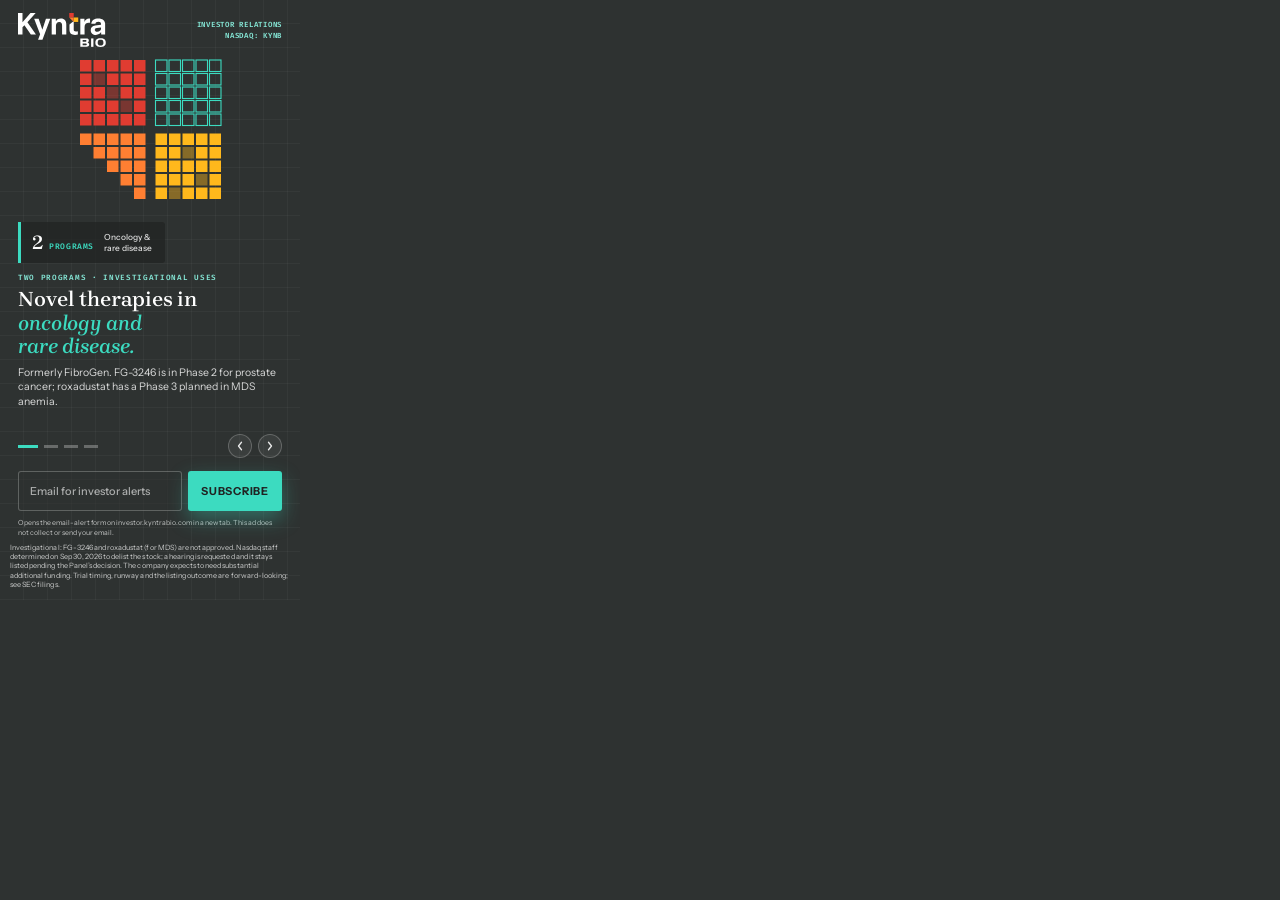
<file: concept-c-dashboard/index.html>
<!DOCTYPE html>
<html lang="en">
<head>
<meta name="robots" content="noindex,nofollow">
<meta charset="UTF-8">
<meta name="ad.size" content="width=300,height=600">
<meta http-equiv="X-UA-Compatible" content="IE=Edge">
<meta name="viewport" content="width=300,initial-scale=1">
<link rel="icon" href="data:,">
<title>Kyntra Bio, Inc. — Investor Alerts</title>
<link rel="preconnect" href="https://fonts.googleapis.com">
<link rel="preconnect" href="https://fonts.gstatic.com" crossorigin>
<link href="https://fonts.googleapis.com/css2?family=Brygada+1918:ital,wght@0,500;0,600;1,500;1,600&family=Instrument+Sans:wght@400;500;600;700&family=Fira+Code:wght@500;600&display=swap" rel="stylesheet">
<link rel="stylesheet" href="style.css">
</head>
<body>
<!-- GENERATED by build_concept_c.py from ../concept-a-photo/ (a-fingerprint: 55f07a1b8dd5).
     Don't edit this file: edit Concept A and re-run the script. -->


<!--
  Kyntra Bio, Inc. — IR display banner, 300x600 — Concept C (Concept A + email sign-up): Motif / Dark.
  Promotes: https://gracinting.github.io/kyntrabio-ir-concept/
  The IR page has no photography, so every slide is drawn from its own
  visual language: the red / teal / orange / amber square mosaic, the
  antibody-drug drawing and the 25-square dose arms. Concept C is
  generated from this file (scripts/build_concept_c.py): re-run it after
  every edit here. All figures come from the company's filings; see .tmp/facts.md.
-->

<div id="banner" aria-label="Kyntra Bio, Inc. investor relations advertisement with investor email alerts sign-up">

  <div id="slides">

    <!-- Slide 1 -->
    <section class="slide" data-index="0">
      <div class="slide-bg motif" role="img" aria-label="Mosaic of red, teal, orange and amber squares from the Kyntra Bio IR page"><svg viewBox="0 0 300 220" width="300" height="220" aria-hidden="true"><rect x="80" y="60" width="11.5" height="11.5" class="m-r pulse" style="animation-delay:-0.00s"/><rect x="93.5" y="60" width="11.5" height="11.5" class="m-r"/><rect x="107" y="60" width="11.5" height="11.5" class="m-r"/><rect x="120.5" y="60" width="11.5" height="11.5" class="m-r"/><rect x="134" y="60" width="11.5" height="11.5" class="m-r pulse" style="animation-delay:-5.48s"/><rect x="80" y="73.5" width="11.5" height="11.5" class="m-r"/><rect x="93.5" y="73.5" width="11.5" height="11.5" class="m-r pale"/><rect x="107" y="73.5" width="11.5" height="11.5" class="m-r"/><rect x="120.5" y="73.5" width="11.5" height="11.5" class="m-r pulse" style="animation-delay:-3.96s"/><rect x="134" y="73.5" width="11.5" height="11.5" class="m-r"/><rect x="80" y="87" width="11.5" height="11.5" class="m-r"/><rect x="93.5" y="87" width="11.5" height="11.5" class="m-r"/><rect x="107" y="87" width="11.5" height="11.5" class="m-r pale pulse" style="animation-delay:-2.44s"/><rect x="120.5" y="87" width="11.5" height="11.5" class="m-r"/><rect x="134" y="87" width="11.5" height="11.5" class="m-r"/><rect x="80" y="100.5" width="11.5" height="11.5" class="m-r"/><rect x="93.5" y="100.5" width="11.5" height="11.5" class="m-r pulse" style="animation-delay:-0.92s"/><rect x="107" y="100.5" width="11.5" height="11.5" class="m-r"/><rect x="120.5" y="100.5" width="11.5" height="11.5" class="m-r pale"/><rect x="134" y="100.5" width="11.5" height="11.5" class="m-r"/><rect x="80" y="114" width="11.5" height="11.5" class="m-r pulse" style="animation-delay:-6.40s"/><rect x="93.5" y="114" width="11.5" height="11.5" class="m-r"/><rect x="107" y="114" width="11.5" height="11.5" class="m-r"/><rect x="120.5" y="114" width="11.5" height="11.5" class="m-r"/><rect x="134" y="114" width="11.5" height="11.5" class="m-r pulse" style="animation-delay:-4.88s"/><rect x="155.5" y="60" width="11.5" height="11.5" class="m-t hollow"/><rect x="169" y="60" width="11.5" height="11.5" class="m-t hollow"/><rect x="182.5" y="60" width="11.5" height="11.5" class="m-t hollow"/><rect x="196" y="60" width="11.5" height="11.5" class="m-t hollow"/><rect x="209.5" y="60" width="11.5" height="11.5" class="m-t hollow"/><rect x="155.5" y="73.5" width="11.5" height="11.5" class="m-t hollow"/><rect x="169" y="73.5" width="11.5" height="11.5" class="m-t hollow"/><rect x="182.5" y="73.5" width="11.5" height="11.5" class="m-t hollow"/><rect x="196" y="73.5" width="11.5" height="11.5" class="m-t hollow"/><rect x="209.5" y="73.5" width="11.5" height="11.5" class="m-t hollow"/><rect x="155.5" y="87" width="11.5" height="11.5" class="m-t hollow"/><rect x="169" y="87" width="11.5" height="11.5" class="m-t hollow"/><rect x="182.5" y="87" width="11.5" height="11.5" class="m-t hollow"/><rect x="196" y="87" width="11.5" height="11.5" class="m-t hollow"/><rect x="209.5" y="87" width="11.5" height="11.5" class="m-t hollow"/><rect x="155.5" y="100.5" width="11.5" height="11.5" class="m-t hollow"/><rect x="169" y="100.5" width="11.5" height="11.5" class="m-t hollow"/><rect x="182.5" y="100.5" width="11.5" height="11.5" class="m-t hollow"/><rect x="196" y="100.5" width="11.5" height="11.5" class="m-t hollow"/><rect x="209.5" y="100.5" width="11.5" height="11.5" class="m-t hollow"/><rect x="155.5" y="114" width="11.5" height="11.5" class="m-t hollow"/><rect x="169" y="114" width="11.5" height="11.5" class="m-t hollow"/><rect x="182.5" y="114" width="11.5" height="11.5" class="m-t hollow"/><rect x="196" y="114" width="11.5" height="11.5" class="m-t hollow"/><rect x="209.5" y="114" width="11.5" height="11.5" class="m-t hollow"/><rect x="80" y="133.5" width="11.5" height="11.5" class="m-o pulse" style="animation-delay:-0.00s"/><rect x="93.5" y="133.5" width="11.5" height="11.5" class="m-o"/><rect x="107" y="133.5" width="11.5" height="11.5" class="m-o"/><rect x="120.5" y="133.5" width="11.5" height="11.5" class="m-o"/><rect x="134" y="133.5" width="11.5" height="11.5" class="m-o pulse" style="animation-delay:-5.48s"/><rect x="93.5" y="147" width="11.5" height="11.5" class="m-o"/><rect x="107" y="147" width="11.5" height="11.5" class="m-o"/><rect x="120.5" y="147" width="11.5" height="11.5" class="m-o pulse" style="animation-delay:-3.96s"/><rect x="134" y="147" width="11.5" height="11.5" class="m-o"/><rect x="107" y="160.5" width="11.5" height="11.5" class="m-o pulse" style="animation-delay:-2.44s"/><rect x="120.5" y="160.5" width="11.5" height="11.5" class="m-o"/><rect x="134" y="160.5" width="11.5" height="11.5" class="m-o"/><rect x="120.5" y="174" width="11.5" height="11.5" class="m-o"/><rect x="134" y="174" width="11.5" height="11.5" class="m-o"/><rect x="134" y="187.5" width="11.5" height="11.5" class="m-o pulse" style="animation-delay:-4.88s"/><rect x="155.5" y="133.5" width="11.5" height="11.5" class="m-y pulse" style="animation-delay:-0.00s"/><rect x="169" y="133.5" width="11.5" height="11.5" class="m-y"/><rect x="182.5" y="133.5" width="11.5" height="11.5" class="m-y"/><rect x="196" y="133.5" width="11.5" height="11.5" class="m-y"/><rect x="209.5" y="133.5" width="11.5" height="11.5" class="m-y pulse" style="animation-delay:-5.48s"/><rect x="155.5" y="147" width="11.5" height="11.5" class="m-y"/><rect x="169" y="147" width="11.5" height="11.5" class="m-y"/><rect x="182.5" y="147" width="11.5" height="11.5" class="m-y pale"/><rect x="196" y="147" width="11.5" height="11.5" class="m-y pulse" style="animation-delay:-3.96s"/><rect x="209.5" y="147" width="11.5" height="11.5" class="m-y"/><rect x="155.5" y="160.5" width="11.5" height="11.5" class="m-y"/><rect x="169" y="160.5" width="11.5" height="11.5" class="m-y"/><rect x="182.5" y="160.5" width="11.5" height="11.5" class="m-y pulse" style="animation-delay:-2.44s"/><rect x="196" y="160.5" width="11.5" height="11.5" class="m-y"/><rect x="209.5" y="160.5" width="11.5" height="11.5" class="m-y"/><rect x="155.5" y="174" width="11.5" height="11.5" class="m-y"/><rect x="169" y="174" width="11.5" height="11.5" class="m-y pulse" style="animation-delay:-0.92s"/><rect x="182.5" y="174" width="11.5" height="11.5" class="m-y"/><rect x="196" y="174" width="11.5" height="11.5" class="m-y pale"/><rect x="209.5" y="174" width="11.5" height="11.5" class="m-y"/><rect x="155.5" y="187.5" width="11.5" height="11.5" class="m-y pulse" style="animation-delay:-6.40s"/><rect x="169" y="187.5" width="11.5" height="11.5" class="m-y pale"/><rect x="182.5" y="187.5" width="11.5" height="11.5" class="m-y"/><rect x="196" y="187.5" width="11.5" height="11.5" class="m-y"/><rect x="209.5" y="187.5" width="11.5" height="11.5" class="m-y pulse" style="animation-delay:-4.88s"/></svg></div>
      <div class="slide-copy">
        <div class="mid-chip">
          <span class="chip-num">2<em>PROGRAMS</em></span>
          <span class="chip-label">Oncology &amp;<br>rare disease</span>
        </div>
        <div class="copy-bottom">
          <div class="kicker">Two programs · Investigational uses</div>
          <h1>Novel therapies in<br><em>oncology and<br>rare&nbsp;disease.</em></h1>
          <p>Formerly FibroGen. FG-3246 is in Phase 2 for prostate cancer; roxadustat has a Phase&nbsp;3 planned in MDS anemia.</p>
        </div>
      </div>
    </section>
    <!-- Slide 2 -->
    <section class="slide" data-index="1">
      <div class="slide-bg motif" role="img" aria-label="Antibody-drug conjugate binding CD46, and three dose arms of 25 planned patients"><svg viewBox="0 0 300 220" width="300" height="220" aria-hidden="true"><path d="M26 92H274" class="m-line"/><rect x="57.5" y="87.5" width="9" height="9" class="m-y"/><rect x="140.5" y="87.5" width="9" height="9" class="m-y"/><rect x="223.5" y="87.5" width="9" height="9" class="m-y"/><path d="M149.500 87.500V77" class="m-stem"/><rect x="142.5" y="63" width="14" height="14" class="m-r"/><path d="M158.500 63H171.500L158.500 76Z" class="m-o"/><text x="137" y="73" text-anchor="end" class="m-lab">ANTIBODY</text><text x="177" y="71" class="m-lab">MMAE</text><text x="62" y="104" text-anchor="middle" class="m-lab">CD46</text><text x="43.8" y="124" class="m-lab m-bv">1.8 MG/KG</text><rect x="43.75" y="130" width="9.5" height="9.5" class="m-y"/><rect x="54.75" y="130" width="9.5" height="9.5" class="m-y"/><rect x="65.75" y="130" width="9.5" height="9.5" class="m-y"/><rect x="76.75" y="130" width="9.5" height="9.5" class="m-y"/><rect x="87.75" y="130" width="9.5" height="9.5" class="m-y"/><rect x="43.75" y="141" width="9.5" height="9.5" class="m-y"/><rect x="54.75" y="141" width="9.5" height="9.5" class="m-y"/><rect x="65.75" y="141" width="9.5" height="9.5" class="m-y"/><rect x="76.75" y="141" width="9.5" height="9.5" class="m-y"/><rect x="87.75" y="141" width="9.5" height="9.5" class="m-y"/><rect x="43.75" y="152" width="9.5" height="9.5" class="m-y"/><rect x="54.75" y="152" width="9.5" height="9.5" class="m-y"/><rect x="65.75" y="152" width="9.5" height="9.5" class="m-y hollow"/><rect x="76.75" y="152" width="9.5" height="9.5" class="m-y hollow"/><rect x="87.75" y="152" width="9.5" height="9.5" class="m-y hollow"/><rect x="43.75" y="163" width="9.5" height="9.5" class="m-y hollow"/><rect x="54.75" y="163" width="9.5" height="9.5" class="m-y hollow"/><rect x="65.75" y="163" width="9.5" height="9.5" class="m-y hollow"/><rect x="76.75" y="163" width="9.5" height="9.5" class="m-y hollow"/><rect x="87.75" y="163" width="9.5" height="9.5" class="m-y hollow"/><rect x="43.75" y="174" width="9.5" height="9.5" class="m-y hollow"/><rect x="54.75" y="174" width="9.5" height="9.5" class="m-y hollow"/><rect x="65.75" y="174" width="9.5" height="9.5" class="m-y hollow"/><rect x="76.75" y="174" width="9.5" height="9.5" class="m-y hollow"/><rect x="87.75" y="174" width="9.5" height="9.5" class="m-y hollow"/><text x="123.2" y="124" class="m-lab m-bv">2.4 MG/KG</text><rect x="123.25" y="130" width="9.5" height="9.5" class="m-o"/><rect x="134.25" y="130" width="9.5" height="9.5" class="m-o"/><rect x="145.25" y="130" width="9.5" height="9.5" class="m-o"/><rect x="156.25" y="130" width="9.5" height="9.5" class="m-o"/><rect x="167.25" y="130" width="9.5" height="9.5" class="m-o"/><rect x="123.25" y="141" width="9.5" height="9.5" class="m-o"/><rect x="134.25" y="141" width="9.5" height="9.5" class="m-o"/><rect x="145.25" y="141" width="9.5" height="9.5" class="m-o"/><rect x="156.25" y="141" width="9.5" height="9.5" class="m-o"/><rect x="167.25" y="141" width="9.5" height="9.5" class="m-o"/><rect x="123.25" y="152" width="9.5" height="9.5" class="m-o"/><rect x="134.25" y="152" width="9.5" height="9.5" class="m-o"/><rect x="145.25" y="152" width="9.5" height="9.5" class="m-o hollow"/><rect x="156.25" y="152" width="9.5" height="9.5" class="m-o hollow"/><rect x="167.25" y="152" width="9.5" height="9.5" class="m-o hollow"/><rect x="123.25" y="163" width="9.5" height="9.5" class="m-o hollow"/><rect x="134.25" y="163" width="9.5" height="9.5" class="m-o hollow"/><rect x="145.25" y="163" width="9.5" height="9.5" class="m-o hollow"/><rect x="156.25" y="163" width="9.5" height="9.5" class="m-o hollow"/><rect x="167.25" y="163" width="9.5" height="9.5" class="m-o hollow"/><rect x="123.25" y="174" width="9.5" height="9.5" class="m-o hollow"/><rect x="134.25" y="174" width="9.5" height="9.5" class="m-o hollow"/><rect x="145.25" y="174" width="9.5" height="9.5" class="m-o hollow"/><rect x="156.25" y="174" width="9.5" height="9.5" class="m-o hollow"/><rect x="167.25" y="174" width="9.5" height="9.5" class="m-o hollow"/><text x="202.8" y="124" class="m-lab m-bv">2.7 MG/KG</text><rect x="202.75" y="130" width="9.5" height="9.5" class="m-r"/><rect x="213.75" y="130" width="9.5" height="9.5" class="m-r"/><rect x="224.75" y="130" width="9.5" height="9.5" class="m-r"/><rect x="235.75" y="130" width="9.5" height="9.5" class="m-r"/><rect x="246.75" y="130" width="9.5" height="9.5" class="m-r"/><rect x="202.75" y="141" width="9.5" height="9.5" class="m-r"/><rect x="213.75" y="141" width="9.5" height="9.5" class="m-r"/><rect x="224.75" y="141" width="9.5" height="9.5" class="m-r"/><rect x="235.75" y="141" width="9.5" height="9.5" class="m-r"/><rect x="246.75" y="141" width="9.5" height="9.5" class="m-r"/><rect x="202.75" y="152" width="9.5" height="9.5" class="m-r"/><rect x="213.75" y="152" width="9.5" height="9.5" class="m-r"/><rect x="224.75" y="152" width="9.5" height="9.5" class="m-r hollow"/><rect x="235.75" y="152" width="9.5" height="9.5" class="m-r hollow"/><rect x="246.75" y="152" width="9.5" height="9.5" class="m-r hollow"/><rect x="202.75" y="163" width="9.5" height="9.5" class="m-r hollow"/><rect x="213.75" y="163" width="9.5" height="9.5" class="m-r hollow"/><rect x="224.75" y="163" width="9.5" height="9.5" class="m-r hollow"/><rect x="235.75" y="163" width="9.5" height="9.5" class="m-r hollow"/><rect x="246.75" y="163" width="9.5" height="9.5" class="m-r hollow"/><rect x="202.75" y="174" width="9.5" height="9.5" class="m-r hollow"/><rect x="213.75" y="174" width="9.5" height="9.5" class="m-r hollow"/><rect x="224.75" y="174" width="9.5" height="9.5" class="m-r hollow"/><rect x="235.75" y="174" width="9.5" height="9.5" class="m-r hollow"/><rect x="246.75" y="174" width="9.5" height="9.5" class="m-r hollow"/><text x="150" y="198" text-anchor="middle" class="m-lab">FILLED = THE FIRST 12 PER ARM · INTERIM ANALYSIS</text></svg></div>
      <div class="slide-copy">
        <div class="mid-chip">
          <span class="chip-num">75<em>PATIENTS</em></span>
          <span class="chip-label">Planned, three<br>dose arms</span>
        </div>
        <div class="copy-bottom">
          <div class="kicker">FG-3246 · Prostate cancer (mCRPC)</div>
          <h1>An ADC in Phase&nbsp;2.<br>Interim analysis<br><em>expected Q4&nbsp;2026.</em></h1>
          <p>Investigational CD46-targeted antibody-drug conjugate. Randomized, open-label; timing is the company&rsquo;s expectation.</p>
        </div>
      </div>
    </section>
    <!-- Slide 3 -->
    <section class="slide" data-index="2">
      <div class="slide-bg motif" role="img" aria-label="Planned randomization of roxadustat to placebo at two to one"><svg viewBox="0 0 300 220" width="300" height="220" aria-hidden="true"><text x="89.0" y="74" class="m-lab m-bv">ROXADUSTAT · 2</text><text x="173.0" y="74" class="m-lab m-bv m-dim">PLACEBO · 1</text><rect x="89" y="82" width="17" height="17" class="m-t"/><rect x="110" y="82" width="17" height="17" class="m-t"/><rect x="131" y="82" width="17" height="17" class="m-t"/><rect x="152" y="82" width="17" height="17" class="m-t"/><rect x="173" y="82" width="17" height="17" class="m-w hollow"/><rect x="194" y="82" width="17" height="17" class="m-w hollow"/><rect x="89" y="103" width="17" height="17" class="m-t"/><rect x="110" y="103" width="17" height="17" class="m-t"/><rect x="131" y="103" width="17" height="17" class="m-t"/><rect x="152" y="103" width="17" height="17" class="m-t"/><rect x="173" y="103" width="17" height="17" class="m-w hollow"/><rect x="194" y="103" width="17" height="17" class="m-w hollow"/><rect x="89" y="124" width="17" height="17" class="m-t"/><rect x="110" y="124" width="17" height="17" class="m-t"/><rect x="131" y="124" width="17" height="17" class="m-t"/><rect x="152" y="124" width="17" height="17" class="m-t"/><rect x="173" y="124" width="17" height="17" class="m-w hollow"/><rect x="194" y="124" width="17" height="17" class="m-w hollow"/><rect x="89" y="145" width="17" height="17" class="m-t"/><rect x="110" y="145" width="17" height="17" class="m-t"/><rect x="131" y="145" width="17" height="17" class="m-t"/><rect x="152" y="145" width="17" height="17" class="m-t"/><rect x="173" y="145" width="17" height="17" class="m-w hollow"/><rect x="194" y="145" width="17" height="17" class="m-w hollow"/><rect x="89" y="166" width="17" height="17" class="m-t"/><rect x="110" y="166" width="17" height="17" class="m-t"/><rect x="131" y="166" width="17" height="17" class="m-t"/><rect x="152" y="166" width="17" height="17" class="m-t"/><rect x="173" y="166" width="17" height="17" class="m-w hollow"/><rect x="194" y="166" width="17" height="17" class="m-w hollow"/><text x="150" y="198" text-anchor="middle" class="m-lab">PLANNED · ABOUT 200 PATIENTS · RANDOMIZED 2 : 1</text></svg></div>
      <div class="slide-copy">
        <div class="mid-chip">
          <span class="chip-num">~200<em>PATIENTS</em></span>
          <span class="chip-label">Planned Phase&nbsp;3,<br>placebo-controlled</span>
        </div>
        <div class="copy-bottom">
          <div class="kicker">Roxadustat · Lower-risk MDS</div>
          <h1>Phase&nbsp;3 planned in<br>MDS anemia. Start<br><em>goal Q4&nbsp;2026.</em></h1>
          <p>Investigational for MDS. Internal development or a partner is being weighed. An earlier Phase&nbsp;2/3 did not reach significance on its primary comparison.</p>
        </div>
      </div>
    </section>
    <!-- Slide 4 -->
    <section class="slide" data-index="3">
      <div class="slide-bg motif" role="img" aria-label="Bar showing $95.7M of cash, investments and receivables less $42.6M paid on August 31"><svg viewBox="0 0 300 220" width="300" height="220" aria-hidden="true"><defs><pattern id="hatch" width="5" height="5" patternUnits="userSpaceOnUse" patternTransform="rotate(45)"><rect width="5" height="5" fill="#ff7f32" fill-opacity=".22"/><rect width="2" height="5" fill="#ff7f32"/></pattern></defs><text x="24" y="78" class="m-lab m-bv">$95.7M · JUN 30, 2026</text><rect x="24" y="84" width="139.8" height="18" class="m-t"/><rect x="163.8" y="84" width="112.2" height="18" fill="url(#hatch)" stroke="#ff7f32" stroke-width="1"/><text x="24" y="116" class="m-lab m-bv m-teal">$53.1M PRO FORMA</text><text x="276" y="116" text-anchor="end" class="m-lab m-bv m-org">$42.6M PAID AUG 31</text><path d="M24 160H276" class="m-line"/><text x="24" y="178" class="m-lab">JUN 30</text><rect x="155" y="155" width="10" height="10" class="m-t"/><text x="160" y="148" text-anchor="middle" class="m-lab m-bv m-teal">RUNWAY: INTO Q4 2027</text><rect x="195" y="155" width="10" height="10" class="m-w hollow"/><text x="214" y="178" text-anchor="middle" class="m-lab m-dim">WAS: INTO 2028 (AUG 13)</text></svg></div>
      <div class="slide-copy">
        <div class="mid-chip">
          <span class="chip-num">$53.1<em>M</em></span>
          <span class="chip-label">Pro forma cash, investments<br>&amp; receivables, Jun&nbsp;30</span>
        </div>
        <div class="copy-bottom">
          <div class="kicker">Funding · Company figures</div>
          <h1>Company expects<br>runway <em>into Q4&nbsp;2027.</em><br>More funding needed.</h1>
          <p>After a $42.6M royalty-financing payment on Aug&nbsp;31, from $95.7M at Jun&nbsp;30. Earlier estimate: into 2028. Nasdaq delisting determination: hearing requested.</p>
        </div>
      </div>
    </section>

  </div>

  <header id="top-bar" class="reveal" data-delay="0">
    <div id="logo">
      <svg class="lockup" role="img" aria-label="Kyntra Bio" xmlns="http://www.w3.org/2000/svg" viewBox="0 0 142 55" fill="none"><g><path d="M100.804 41.1182H109.36C110.429 41.1182 111.352 41.2204 112.133 41.4288C112.914 41.6371 113.525 41.991 113.967 42.4902C114.409 42.9895 114.629 43.6697 114.629 44.5228C114.629 45.5882 114.318 46.402 113.691 46.9641C113.064 47.5263 112.212 47.8251 111.131 47.8487V47.9077C111.951 47.9077 112.661 48.0099 113.261 48.2183C113.86 48.4266 114.33 48.7608 114.669 49.2208C115.008 49.6807 115.178 50.2822 115.178 51.0213C115.178 51.8509 114.965 52.5388 114.535 53.0853C114.105 53.6318 113.462 54.0406 112.602 54.3198C111.742 54.5989 110.689 54.7404 109.439 54.7404H100.804V41.1143V41.1182ZM103.834 52.0789H108.953C109.762 52.0789 110.346 51.9727 110.713 51.7565C111.076 51.5442 111.261 51.1825 111.261 50.6754C111.261 50.1682 111.079 49.779 110.713 49.5471C110.346 49.3151 109.762 49.1972 108.953 49.1972H104.11V46.5867H108.662C109.364 46.5867 109.892 46.4688 110.243 46.2251C110.594 45.9852 110.772 45.6039 110.772 45.085C110.772 44.6053 110.606 44.2594 110.275 44.0549C109.943 43.8466 109.411 43.7443 108.681 43.7443H103.837L104.579 42.5767V53.2858L103.837 52.0789H103.834Z" fill="#FFFFFF"></path><path d="M118.266 41.1182H122.017V54.7443H118.266V41.1182Z" fill="#FFFFFF"></path><path d="M128.814 54.2372C127.563 53.7301 126.636 52.9635 126.029 51.9295C125.421 50.8995 125.122 49.5628 125.122 47.9274C125.122 46.2919 125.425 44.9592 126.029 43.9252C126.636 42.8952 127.563 42.1286 128.814 41.6293C130.064 41.13 131.646 40.8784 133.559 40.8784C135.472 40.8784 137.038 41.13 138.284 41.6293C139.535 42.1286 140.465 42.8952 141.077 43.9252C141.688 44.9553 141.996 46.2919 141.996 47.9274C141.996 49.5628 141.688 50.8956 141.077 51.9295C140.465 52.9595 139.535 53.7301 138.284 54.2372C137.034 54.7444 135.46 54.996 133.559 54.996C131.658 54.996 130.064 54.7444 128.814 54.2372ZM136.237 52.0003C136.9 51.7015 137.389 51.2258 137.7 50.5693C138.012 49.9127 138.17 49.036 138.17 47.9313C138.17 46.8266 138.012 45.9499 137.7 45.2934C137.389 44.6368 136.9 44.1611 136.237 43.8623C135.574 43.5635 134.679 43.4142 133.559 43.4142C132.439 43.4142 131.531 43.5635 130.873 43.8623C130.214 44.1611 129.729 44.6368 129.417 45.2934C129.105 45.9499 128.948 46.8266 128.948 47.9313C128.948 49.036 129.105 49.9167 129.417 50.5771C129.729 51.2376 130.214 51.7172 130.873 52.0082C131.531 52.2991 132.427 52.4445 133.559 52.4445C134.691 52.4445 135.57 52.2951 136.237 51.9964V52.0003Z" fill="#FFFFFF"></path><path d="M0 34.7573V0H7.26961V14.782L20.1877 0H28.5854L15.2256 14.8803L29.0745 34.7534H20.7754L10.4133 19.6766L7.26961 23.1047V34.7534H0V34.7573Z" fill="#FFFFFF"></path><path d="M32.4784 43.076L35.768 34.5095L26.1396 9.49414H33.4093L39.4009 27.1185L45.1953 9.49414H52.2203L39.5508 43.076H32.4784Z" fill="#FFFFFF"></path><path d="M54.5083 34.7573V9.49821H61.1389L61.3361 13.4139C62.6141 11.0629 65.1189 8.86133 69.3434 8.86133C75.6308 8.86133 78.1355 12.8281 78.1355 18.505V34.7573H71.3077V20.2191C71.3077 16.5472 70.0297 14.3928 66.74 14.3928C63.4504 14.3928 61.3874 16.7437 61.3874 20.7577V34.7573H54.5122H54.5083Z" fill="#FFFFFF"></path><path d="M83.2671 27.4606V18.6425L90.1423 12.9971V26.8748C90.1423 29.0764 91.1245 30.0082 93.7751 30.0082C95.0019 30.0082 96.1339 29.7133 96.8202 29.5167V34.7533C95.6409 35.1465 93.7278 35.3902 92.2526 35.3902C86.1624 35.3902 83.2632 32.65 83.2632 27.4606H83.2671Z" fill="#FFFFFF"></path><path d="M100.804 34.7575V9.49842H107.435L107.581 14.393C108.807 11.358 111.312 9.05811 115.048 9.05811C115.541 9.05811 116.176 9.10528 116.57 9.20357V15.765C116.077 15.7179 115.292 15.6668 114.653 15.6668C110.085 15.6668 107.679 18.116 107.679 22.5703V34.7575H100.804Z" fill="#FFFFFF"></path><path d="M117.615 27.7084C117.615 23.3996 120.365 20.856 124.983 20.2191L134.316 18.8981V17.4278C134.316 15.3245 132.939 14.0507 129.946 14.0507C127.145 14.0507 125.378 15.1279 125.133 17.2823H118.649C119.043 11.8964 123.512 8.86133 130.092 8.86133C136.671 8.86133 140.947 12.2384 140.947 17.5261V34.7573H134.612L134.367 30.8888C132.845 33.629 129.898 35.3942 126.167 35.3942C121.059 35.3942 117.619 32.1626 117.619 27.7084H117.615ZM134.316 25.5029V23.4979L127.441 24.4296C125.331 24.7244 124.25 25.6051 124.25 27.3663C124.25 29.1276 125.725 30.2559 128.23 30.2559C131.571 30.2559 134.32 28.2981 134.32 25.5068L134.316 25.5029Z" fill="#FFFFFF"></path><path d="M97.4121 7.23779H90.1504V14.4755H97.4121V7.23779Z" fill="#FFB81C"></path><path d="M90.1504 0H82.8887V7.23767H90.1504V0Z" fill="#E03C31"></path><path d="M90.1504 14.4715V7.23779H82.8887L90.1504 14.4715Z" fill="#FF7F32"></path></g></svg>
    </div>
    <div id="eyebrow">INVESTOR&nbsp;RELATIONS<br>NASDAQ:&nbsp;KYNB</div>
  </header>

  <div id="bottom-fixed" class="reveal" data-delay="4">
    <div id="dots-row">
      <div id="dots" role="tablist" aria-label="Slide selector">
      <button class="dot active" data-index="0" aria-label="Slide 1: Overview"></button>
      <button class="dot" data-index="1" aria-label="Slide 2: FG-3246"></button>
      <button class="dot" data-index="2" aria-label="Slide 3: Roxadustat"></button>
      <button class="dot" data-index="3" aria-label="Slide 4: Funding"></button>
      </div>
      <button type="button" class="nav-arrow" id="arrow-prev" aria-label="Previous slide">
        <svg viewBox="0 0 16 16"><path d="M10 3 6 8l4 5" stroke="currentColor" stroke-width="1.7" fill="none" stroke-linecap="round" stroke-linejoin="round"/></svg>
      </button>
      <button type="button" class="nav-arrow" id="arrow-next" aria-label="Next slide">
        <svg viewBox="0 0 16 16"><path d="M6 3l4 5-4 5" stroke="currentColor" stroke-width="1.7" fill="none" stroke-linecap="round" stroke-linejoin="round"/></svg>
      </button>
    </div>

    <!-- In-banner mailing-list sign-up, in the slot A uses for its CTA.
         Submits to SIGNUP_ENDPOINT in script.js; the error message swaps
         in for the consent line and the success state swaps in over the
         input row, so nothing shifts. -->
    <form id="signup" novalidate>
      <label class="sr-only" for="signup-email">Email address for Kyntra Bio investor alerts</label>
      <div id="signup-row">
        <input type="email" id="signup-email" name="email" placeholder="Email for investor alerts" autocomplete="email" inputmode="email" spellcheck="false" required>
        <button type="submit" id="signup-btn">Subscribe</button>
        <div id="signup-done" aria-hidden="true">
          <svg viewBox="0 0 16 16" aria-hidden="true"><path d="M3.5 8.5 6.5 11.5 12.5 4.5" stroke="currentColor" stroke-width="1.8" fill="none" stroke-linecap="round" stroke-linejoin="round"/></svg>
          <span id="signup-done-text">Opened in a new tab: enter your email there.</span>
        </div>
      </div>
      <p id="signup-consent">Opens the email-alert form on investor.kyntrabio.com in a new tab. This ad does not collect or send your email.</p>
      <p id="signup-msg" role="status" aria-live="polite"></p>
      <p id="fls-line">Investigational: FG-3246 and roxadustat (for MDS) are not approved. Nasdaq staff determined on Sep&nbsp;30, 2026 to delist the stock; a hearing is requested and it stays listed pending the Panel&rsquo;s decision. The company expects to need substantial additional funding. Trial timing, runway and the listing outcome are forward-looking; see SEC filings.</p>
    </form>
  </div>

  <!-- Standard HTML5-ad click-tag plumbing -->
  <div id="click-tag-wrapper"></div>
</div>

<script src="script.js"></script>
</body>
</html>
</file>
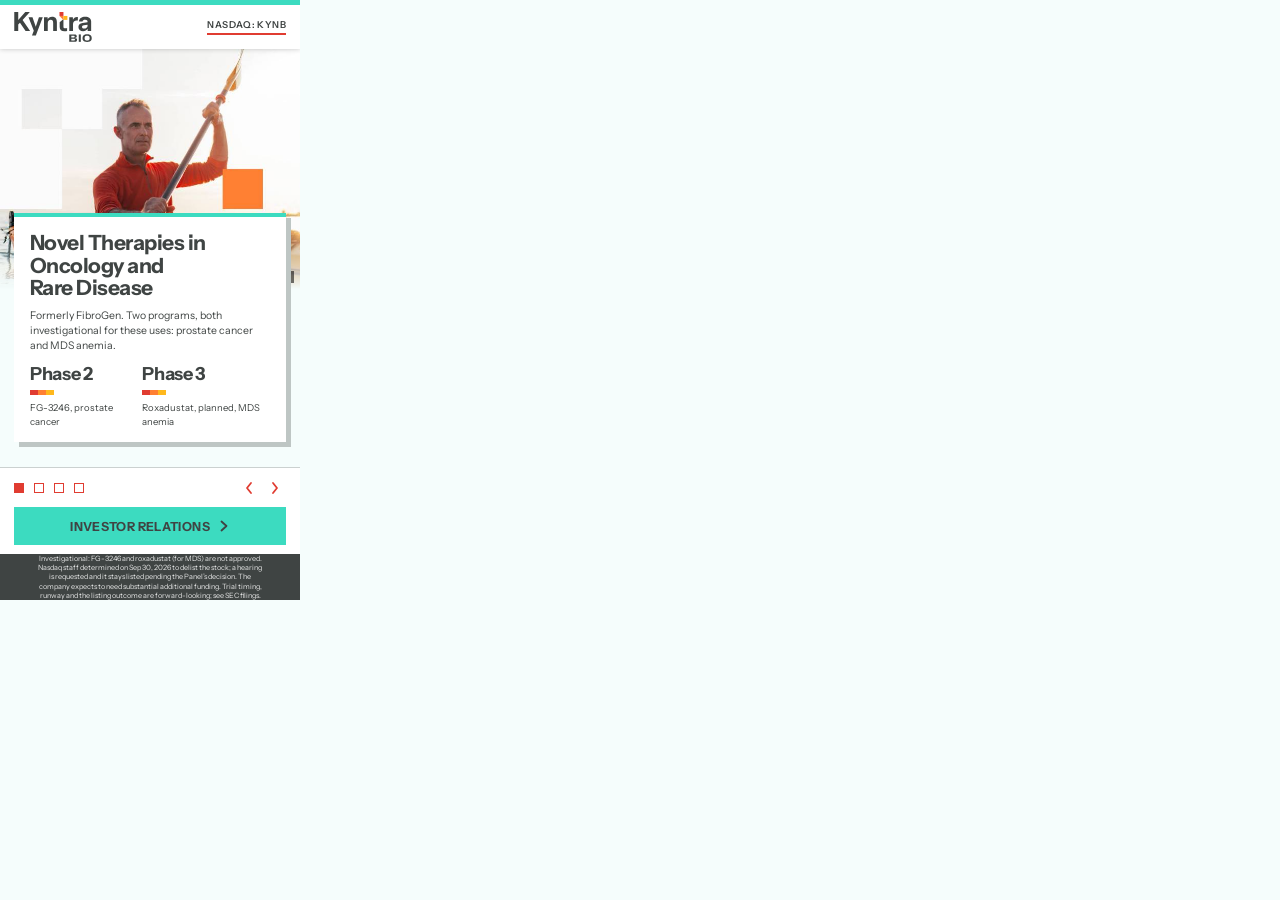
<file: concept-d-corporate/index.html>
<!DOCTYPE html>
<html lang="en">
<head>
<meta name="robots" content="noindex,nofollow">
<meta charset="UTF-8">
<meta name="ad.size" content="width=300,height=600">
<meta http-equiv="X-UA-Compatible" content="IE=Edge">
<meta name="viewport" content="width=300,initial-scale=1">
<link rel="icon" href="data:,">
<title>Kyntra Bio, Inc. — Investor Relations</title>
<link rel="preconnect" href="https://fonts.googleapis.com">
<link rel="preconnect" href="https://fonts.gstatic.com" crossorigin>
<link href="https://fonts.googleapis.com/css2?family=Instrument+Sans:wght@400;500;600;700&display=swap" rel="stylesheet">
<link rel="stylesheet" href="style.css">
</head>
<body>

<!--
  Kyntra Bio, Inc. — IR display banner, 300x600 — Concept D: Corporate site / brand-native.
  Promotes: https://gracinting.github.io/kyntrabio-ir-concept/
  Styled from the company's own CORPORATE website (https://www.kyntrabio.com/), not the IR
  concept page that Concepts A-C are built from: its teal top strip and white header with the
  Kyntra / BIO lockup, Instrument Sans in heavy tight headings, the red / orange / yellow / teal
  squares, mint section grounds, white cards with a hard grey offset shadow, and the flat teal
  uppercase .btn. "Homepage in miniature": 1 hero (photo, heading) -> 2 split (photo + card)
  -> 3 stats on mint -> 4 call-to-action band (photo + copy). Photos are the site's own
  (people, labelled "Illustrative image"), cropped into assets/; assets/logo.svg is the site's
  own logo file. Every claim comes from the project fact sheet (.tmp/facts.md), NOT the
  homepage text, which is stale (its press module stops at Aug 13 and omits the Nasdaq notice).
-->

<div id="banner" aria-label="Kyntra Bio, Inc. investor relations advertisement">

  <div id="slides">

    <!-- Slide 1 — Overview -->
    <section class="slide m-hero" data-index="0">
      <!-- Module: corporate homepage hero (.hero): the paddler photo over the pixel squares,
           heavy dark headline, teal/red squares. Facts: [PR Aug 31 "About"] novel therapies in oncology
           and rare disease; [10-Q] FG-3246 Phase 2 mCRPC; roxadustat Phase 3 planned in LR-MDS. -->
      <figure class="hero-fig">
        <img class="d-photo" src="assets/slide-1.jpg" alt="Illustrative image: a man paddling a kayak at sunrise">
        <figcaption>Illustrative image</figcaption>
      </figure>
      <div class="hero-panel">
        <h2>Novel Therapies in Oncology and Rare&nbsp;Disease</h2>
        <p class="hero-desc">Formerly FibroGen. Two programs, both investigational for these uses: prostate cancer and MDS&nbsp;anemia.</p>
        <div class="d-stats">
          <div class="d-stat">
            <p class="d-value">Phase 2</p>
            <p class="d-label">FG-3246, prostate cancer</p>
          </div>
          <div class="d-stat">
            <p class="d-value">Phase 3</p>
            <p class="d-label">Roxadustat, planned, MDS anemia</p>
          </div>
        </div>
      </div>
    </section>

    <!-- Slide 2 — FG-3246 -->
    <section class="slide m-split" data-index="1">
      <!-- Module: corporate homepage "Clinical Trials" highlight: the site's doctor-and-patient photo over a
           white card with the hard grey offset shadow, red-square bullets, arrow sub-bullets.
           Facts: [10-Q] NCT06842498 randomized, open-label dose optimization, 75 patients scheduled to enroll,
           1:1:1 to 1.8 / 2.4 / 2.7 mg/kg; interim analysis anticipated Q4 2026; [Aug 13 PR] on track. -->
      <figure class="split-fig">
        <img class="split-photo" src="assets/slide-2.jpg" alt="Illustrative image: a doctor talking with a patient">
        <figcaption>Illustrative image</figcaption>
      </figure>
      <div class="split-card">
        <h2>FG-3246: A CD46-Targeted ADC in Phase&nbsp;2</h2>
        <ul class="d-list">
          <li>Investigational antibody-drug conjugate for metastatic castration-resistant prostate cancer.</li>
        </ul>
        <hr class="d-rule">
        <ul class="d-list">
          <li>Randomized, open-label dose study:
            <ul class="d-arrows">
              <li>75 patients planned, three doses</li>
              <li>Interim analysis expected Q4&nbsp;2026</li>
            </ul>
          </li>
        </ul>
      </div>
    </section>

    <!-- Slide 3 — Roxadustat -->
    <section class="slide m-stats" data-index="2">
      <!-- Module: corporate homepage content section on the mint ground: heavy heading, then stats
           over the three-square bar. Facts: [10-Q] Phase 3 ~200 patients, 2:1 placebo-controlled; goal to
           initiate Q4 2026 while evaluating internal development and partnership; MATTERHORN primary
           comparison 47.5% vs 33.3%, "the p-value was not significant"; approved for CKD anemia abroad. -->
      <div class="stats-head">
        <h2>Roxadustat: Phase&nbsp;3 Planned in Lower-Risk&nbsp;MDS</h2>
        <p>Investigational for MDS. Approved for anemia of chronic kidney disease in Europe, Japan and China, but not in the&nbsp;U.S.</p>
      </div>
      <div class="d-stats">
        <div class="d-stat">
          <p class="d-value">~200</p>
          <p class="d-label">Patients planned, double-blind, randomized 2:1 to placebo</p>
        </div>
        <div class="d-stat">
          <p class="d-value">Q4 2026</p>
          <p class="d-label">Company&rsquo;s goal to start; internal development or a partner is being evaluated</p>
        </div>
        <div class="d-stat">
          <p class="d-value d-value-sm">Not significant</p>
          <p class="d-label">Earlier Phase 2/3 (MATTERHORN): primary comparison</p>
        </div>
      </div>
    </section>

    <!-- Slide 4 — Funding and listing -->
    <section class="slide m-cta" data-index="3">
      <!-- Module: corporate homepage call-to-action band: the site's own CTA photo (the man looking up, with its
           squares) above the copy. Facts: [Aug 31 PR] $95.7M at Jun 30, $42.6M paid Aug 31, $53.1M pro forma,
           runway into Q4 2027 (Aug 13: into 2028); [10-Q] substantial additional funding; [8-K Oct 6] Nasdaq
           determination Sep 30, hearing requested, stays listed pending the Panel. -->
      <figure class="cta-fig">
        <img class="d-photo" src="assets/slide-4.jpg" alt="Illustrative image: a man looking up, with red, orange and yellow squares">
        <figcaption>Illustrative image</figcaption>
      </figure>
      <div class="cta-content">
        <h2>Company Expects Runway Into Q4&nbsp;2027</h2>
        <p class="cta-desc">Earlier estimate: into 2028. Cash, investments and receivables at Jun&nbsp;30:</p>
        <div class="d-stats">
          <div class="d-stat">
            <p class="d-value">$95.7M</p>
            <p class="d-label">Reported</p>
          </div>
          <div class="d-stat">
            <p class="d-value">&minus;$42.6M</p>
            <p class="d-label">Paid Aug&nbsp;31</p>
          </div>
          <div class="d-stat">
            <p class="d-value">$53.1M</p>
            <p class="d-label">Pro forma</p>
          </div>
        </div>
        <p class="cta-note">The company expects to need more funding. Nasdaq staff determined on Sep&nbsp;30 to delist the stock; a hearing is requested and it remains listed.</p>
      </div>
    </section>

  </div>

  <!-- Persistent chrome: the corporate site's teal strip and white header, never rotates -->
  <header id="top-bar" class="reveal" data-delay="0">
    <img id="logo" src="assets/logo.svg" alt="Kyntra Bio, Inc." width="78" height="30">
    <span id="ticker">NASDAQ:&nbsp;KYNB</span>
  </header>

  <button type="button" class="nav-arrow" id="arrow-prev" aria-label="Previous slide">
    <svg viewBox="0 0 16 16" aria-hidden="true"><path d="M10 3 6 8l4 5" stroke="currentColor" stroke-width="1.8" fill="none" stroke-linecap="round" stroke-linejoin="round"/></svg>
  </button>
  <button type="button" class="nav-arrow" id="arrow-next" aria-label="Next slide">
    <svg viewBox="0 0 16 16" aria-hidden="true"><path d="M6 3l4 5-4 5" stroke="currentColor" stroke-width="1.8" fill="none" stroke-linecap="round" stroke-linejoin="round"/></svg>
  </button>

  <div id="bottom-fixed" class="reveal" data-delay="4">
    <div id="dots" role="tablist" aria-label="Slide selector">
      <button class="dot active" data-index="0" aria-label="Slide 1: Overview"></button>
      <button class="dot" data-index="1" aria-label="Slide 2: FG-3246"></button>
      <button class="dot" data-index="2" aria-label="Slide 3: Roxadustat"></button>
      <button class="dot" data-index="3" aria-label="Slide 4: Funding and listing"></button>
    </div>

    <!-- The corporate site's flat teal .btn, chevron after the label -->
    <a href="#" id="cta">
      <span>Investor Relations</span>
      <svg id="cta-arrow" viewBox="0 0 12 12" aria-hidden="true"><path d="M3.500 1.500 8.500 6l-5 4.500" stroke="currentColor" stroke-width="1.8" fill="none" stroke-linecap="round" stroke-linejoin="round"/></svg>
    </a>

    <!-- Footer strip carrying the required forward-looking-statements line; ONE inner span because the strip is a flex container -->
    <p id="fls"><span>Investigational: FG-3246 and roxadustat (for MDS) are not approved. Nasdaq staff determined on Sep&nbsp;30, 2026 to delist the stock; a hearing is requested and it stays listed pending the Panel&rsquo;s decision. The company expects to need substantial additional funding. Trial timing, runway and the listing outcome are forward-looking; see SEC filings.</span></p>
  </div>

  <!-- Standard HTML5-ad click-tag plumbing -->
  <div id="click-tag-wrapper"></div>
</div>

<script src="script.js"></script>
</body>
</html>
</file>
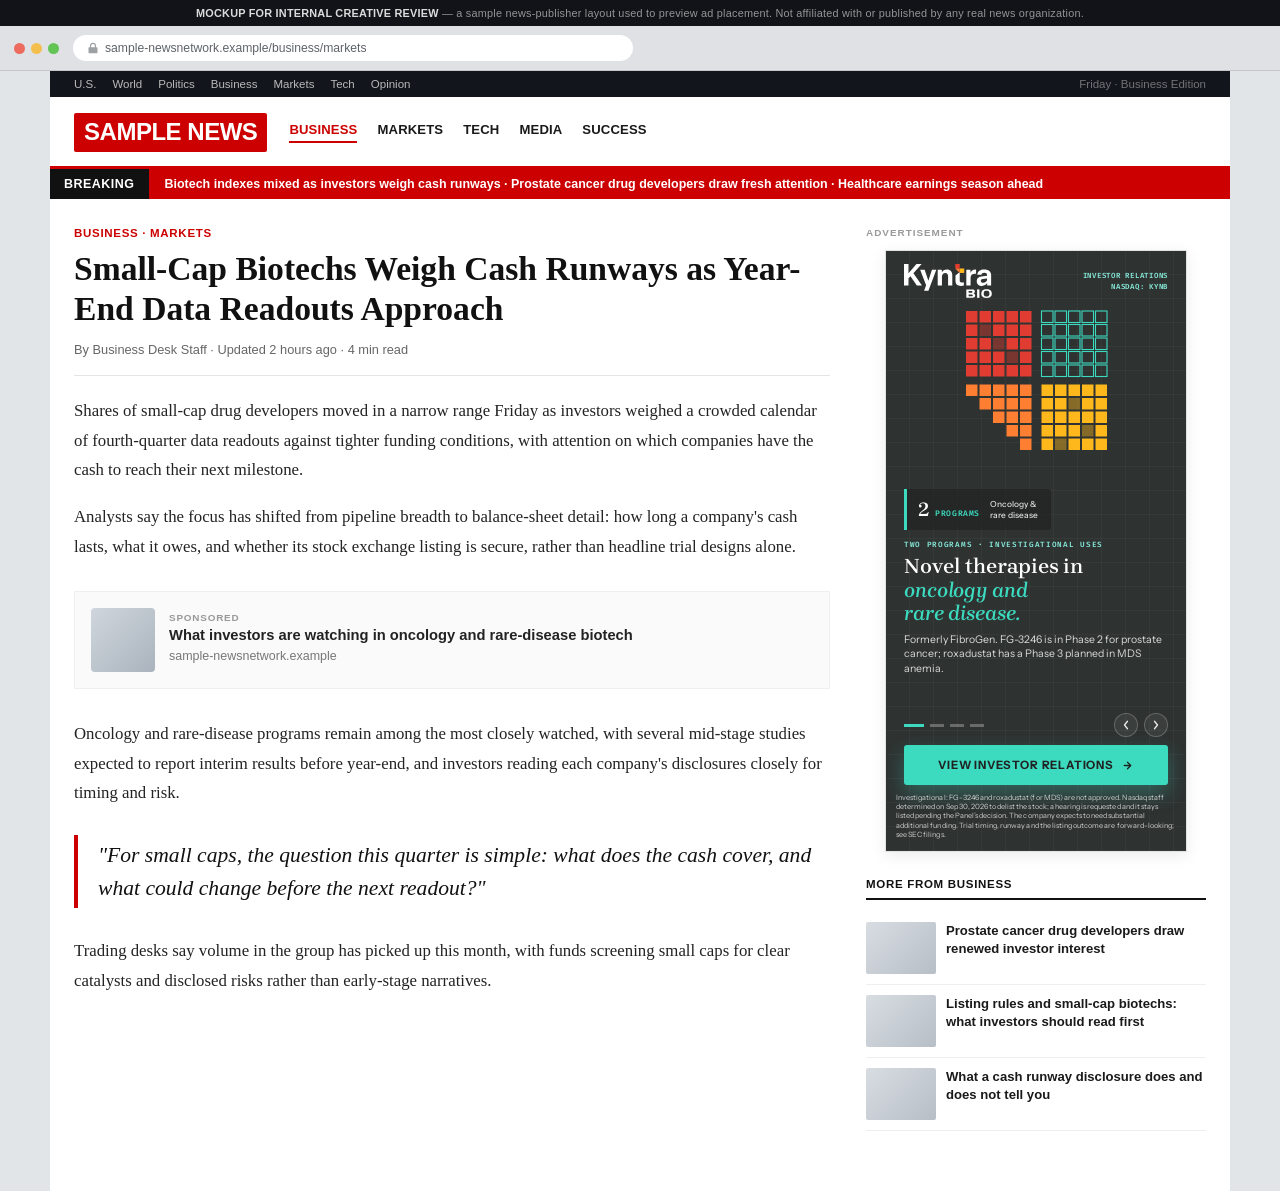
<file: context-preview/news.html>
<!DOCTYPE html>
<html lang="en">
<head>
<meta name="robots" content="noindex,nofollow">
<meta charset="UTF-8">
<meta name="viewport" content="width=device-width,initial-scale=1">
<title>In-Context Preview — Sample News Publisher Page</title>
<link rel="icon" href="data:,">
<style>
  * { margin:0; padding:0; box-sizing:border-box; }
  html, body { background:#e2e5e8; font-family:Helvetica, Arial, sans-serif; }

  /* ---- disclaimer strip ---- */
  #disclaimer {
    background:#111318;
    color:rgba(255,255,255,0.55);
    font-size:0.68rem;
    letter-spacing:0.02em;
    text-align:center;
    padding:7px 12px;
  }
  #disclaimer strong { color:rgba(255,255,255,0.85); }

  /* ---- fake browser chrome ---- */
  #browser-chrome {
    background:#dfe1e5;
    border-bottom:1px solid #c3c6cb;
    padding:9px 14px;
    display:flex;
    align-items:center;
    gap:14px;
  }
  #traffic-lights { display:flex; gap:6px; flex:0 0 auto; }
  #traffic-lights span { width:11px; height:11px; border-radius:50%; display:inline-block; }
  #traffic-lights span:nth-child(1){ background:#ed6a5e; }
  #traffic-lights span:nth-child(2){ background:#f4bf4f; }
  #traffic-lights span:nth-child(3){ background:#61c454; }
  #url-bar {
    flex:1 1 auto;
    background:#fff;
    border-radius:14px;
    padding:6px 14px;
    font-size:0.76rem;
    color:#5f6368;
    display:flex;
    align-items:center;
    gap:6px;
    max-width:560px;
  }
  #url-bar svg { flex:0 0 auto; opacity:0.6; }

  /* ---- site wrapper ---- */
  #site { background:#fff; max-width:1180px; margin:0 auto; }

  /* utility nav */
  #utility-nav {
    background:#12151b;
    color:rgba(255,255,255,0.7);
    font-size:0.72rem;
    display:flex;
    align-items:center;
    justify-content:space-between;
    padding:7px 24px;
  }
  #utility-nav .links { display:flex; gap:16px; }
  #utility-nav .links span:hover { color:#fff; }
  #utility-nav .meta { color:rgba(255,255,255,0.4); }

  /* masthead */
  #masthead {
    display:flex;
    align-items:center;
    gap:22px;
    padding:16px 24px 14px;
    border-bottom:3px solid #cc0000;
  }
  #logo {
    background:#cc0000;
    color:#fff;
    font-weight:900;
    font-size:1.5rem;
    letter-spacing:-0.02em;
    padding:5px 10px 6px;
    border-radius:2px;
    font-family:Arial, Helvetica, sans-serif;
  }
  #masthead nav { display:flex; gap:20px; flex:1; }
  #masthead nav span {
    font-size:0.82rem;
    font-weight:700;
    color:#1a1a1a;
    text-transform:uppercase;
    letter-spacing:0.01em;
    cursor:default;
  }
  #masthead nav span.active { color:#cc0000; border-bottom:2px solid #cc0000; padding-bottom:4px; }

  /* breaking ticker */
  #ticker {
    background:#cc0000;
    color:#fff;
    display:flex;
    align-items:center;
    font-size:0.78rem;
    font-weight:600;
    overflow:hidden;
    white-space:nowrap;
  }
  #ticker .badge {
    background:#111;
    padding:8px 14px;
    font-weight:900;
    letter-spacing:0.04em;
    flex:0 0 auto;
  }
  #ticker .feed { padding:8px 16px; }

  /* content grid */
  #content {
    display:grid;
    grid-template-columns:1fr 340px;
    gap:36px;
    padding:28px 24px 60px;
  }

  article .eyebrow {
    color:#cc0000;
    font-size:0.72rem;
    font-weight:800;
    letter-spacing:0.06em;
    text-transform:uppercase;
    margin-bottom:10px;
  }
  article h1 {
    font-family:Georgia, 'Times New Roman', serif;
    font-size:2.1rem;
    line-height:1.18;
    color:#111;
    margin-bottom:14px;
  }
  article .byline {
    font-size:0.8rem;
    color:#666;
    margin-bottom:20px;
    padding-bottom:18px;
    border-bottom:1px solid #e5e5e5;
  }
  article p {
    font-family:Georgia, 'Times New Roman', serif;
    font-size:1.05rem;
    line-height:1.75;
    color:#232323;
    margin-bottom:18px;
  }
  article .pull-quote {
    font-family:Georgia, 'Times New Roman', serif;
    font-style:italic;
    font-size:1.35rem;
    line-height:1.5;
    color:#111;
    border-left:4px solid #cc0000;
    padding:4px 0 4px 20px;
    margin:28px 0;
  }
  .native-slot {
    margin:30px 0;
    border:1px solid #eee;
    background:#fafafa;
    padding:16px;
    display:flex;
    gap:14px;
    align-items:center;
  }
  .native-slot .swatch { width:64px; height:64px; border-radius:4px; background:linear-gradient(135deg,#cfd6dd,#aab3bd); flex:0 0 auto; }
  .native-slot .txt .tag { font-size:0.62rem; font-weight:800; letter-spacing:0.08em; color:#999; text-transform:uppercase; margin-bottom:4px; }
  .native-slot .txt h4 { font-size:0.92rem; color:#222; margin-bottom:3px; }
  .native-slot .txt p { font-size:0.78rem; color:#777; margin:0; font-family:Helvetica, Arial, sans-serif; }

  /* right rail */
  aside { display:flex; flex-direction:column; align-items:center; gap:10px; }
  aside .sponsor-label {
    align-self:flex-start;
    font-size:0.62rem;
    font-weight:800;
    letter-spacing:0.1em;
    text-transform:uppercase;
    color:#9a9a9a;
    margin-bottom:2px;
  }
  #ad-slot {
    width:302px;    /* 300 + the 1px border each side (border-box), so the 300x600 banner isn't clipped */
    height:602px;
    border:1px solid #e2e2e2;
    box-shadow:0 4px 14px rgba(0,0,0,0.08);
    overflow:hidden;
    background:#000;
  }
  #ad-slot iframe { width:300px; height:600px; border:0; display:block; }

  .rail-more {
    align-self:stretch;
    margin-top:16px;
  }
  .rail-more .heading {
    font-size:0.72rem;
    font-weight:800;
    letter-spacing:0.06em;
    text-transform:uppercase;
    color:#111;
    border-bottom:2px solid #111;
    padding-bottom:8px;
    margin-bottom:12px;
  }
  .rail-item {
    display:flex;
    gap:10px;
    padding:10px 0;
    border-bottom:1px solid #eee;
  }
  .rail-item .thumb { width:70px; height:52px; border-radius:2px; background:linear-gradient(135deg,#d8dde2,#b7bec6); flex:0 0 auto; }
  .rail-item p { font-family:Helvetica, Arial, sans-serif; font-size:0.82rem; line-height:1.35; color:#1a1a1a; font-weight:600; }

  @media (max-width:900px) {
    #content { grid-template-columns:1fr; }
    aside { align-items:stretch; }
    #ad-slot { margin:0 auto; }
  }
</style>
</head>
<body>

<div id="disclaimer">
  <strong>MOCKUP FOR INTERNAL CREATIVE REVIEW</strong> — a sample news-publisher layout used to preview ad placement. Not affiliated with or published by any real news organization.
</div>

<div id="browser-chrome">
  <div id="traffic-lights"><span></span><span></span><span></span></div>
  <div id="url-bar">
    <svg width="12" height="12" viewBox="0 0 16 16"><path d="M8 1a4 4 0 00-4 4v2H3a1 1 0 00-1 1v6a1 1 0 001 1h10a1 1 0 001-1V8a1 1 0 00-1-1h-1V5a4 4 0 00-4-4zm-2.5 6V5a2.5 2.5 0 015 0v2h-5z" fill="currentColor"/></svg>
    sample-newsnetwork.example/business/markets
  </div>
</div>

<div id="site">
  <div id="utility-nav">
    <div class="links">
      <span>U.S.</span><span>World</span><span>Politics</span><span>Business</span><span>Markets</span><span>Tech</span><span>Opinion</span>
    </div>
    <div class="meta">Friday · Business Edition</div>
  </div>

  <div id="masthead">
    <div id="logo">SAMPLE&nbsp;NEWS</div>
    <nav>
      <span class="active">Business</span>
      <span>Markets</span>
      <span>Tech</span>
      <span>Media</span>
      <span>Success</span>
    </nav>
  </div>

  <div id="ticker">
    <span class="badge">BREAKING</span>
    <span class="feed">Biotech indexes mixed as investors weigh cash runways · Prostate cancer drug developers draw fresh attention · Healthcare earnings season ahead</span>
  </div>

  <div id="content">
    <article>
      <div class="eyebrow">Business · Markets</div>
      <h1>Small-Cap Biotechs Weigh Cash Runways as Year-End Data Readouts Approach</h1>
      <div class="byline">By Business Desk Staff · Updated 2 hours ago · 4 min read</div>

      <p>Shares of small-cap drug developers moved in a narrow range Friday as investors weighed a crowded calendar of fourth-quarter data readouts against tighter funding conditions, with attention on which companies have the cash to reach their next milestone.</p>

      <p>Analysts say the focus has shifted from pipeline breadth to balance-sheet detail: how long a company&#x27;s cash lasts, what it owes, and whether its stock exchange listing is secure, rather than headline trial designs alone.</p>

      <div class="native-slot">
        <div class="swatch"></div>
        <div class="txt">
          <div class="tag">Sponsored</div>
          <h4>What investors are watching in oncology and rare-disease biotech</h4>
          <p>sample-newsnetwork.example</p>
        </div>
      </div>

      <p>Oncology and rare-disease programs remain among the most closely watched, with several mid-stage studies expected to report interim results before year-end, and investors reading each company&#x27;s disclosures closely for timing and risk.</p>

      <div class="pull-quote">"For small caps, the question this quarter is simple: what does the cash cover, and what could change before the next readout?"</div>

      <p>Trading desks say volume in the group has picked up this month, with funds screening small caps for clear catalysts and disclosed risks rather than early-stage narratives.</p>
    </article>

    <aside>
      <div class="sponsor-label">Advertisement</div>
      <div id="ad-slot">
        <iframe id="ad-frame" title="Sample ad placement" scrolling="no"></iframe>
      </div>

      <div class="rail-more">
        <div class="heading">More From Business</div>
        <div class="rail-item"><div class="thumb"></div><p>Prostate cancer drug developers draw renewed investor interest</p></div>
        <div class="rail-item"><div class="thumb"></div><p>Listing rules and small-cap biotechs: what investors should read first</p></div>
        <div class="rail-item"><div class="thumb"></div><p>What a cash runway disclosure does and does not tell you</p></div>
      </div>
    </aside>
  </div>
</div>

<script>
  var CONCEPTS = {
    a: '../concept-a-photo/index.html',
    b: '../concept-b-editorial/index.html',
    c: '../concept-c-dashboard/index.html',
    d: '../concept-d-corporate/index.html'
  }
  var params = new URLSearchParams(window.location.search)
  var concept = params.get('concept')
  if (!CONCEPTS[concept]) concept = 'a'
  document.getElementById('ad-frame').src = CONCEPTS[concept]
</script>

</body>
</html>
</file>
<file: concept-a-photo/style.css>
/* ── Brand tokens — the ONLY place colors are defined. Taken from the Kyntra Bio IR
   concept page's :root (accent = its teal, deep = its dark band, red / orange / amber =
   the square-mosaic palette); the rest derive from them (color-mix: Chrome 111+ / Safari 16.2+). ── */
:root {
  --dark:      #2e3231;
  --dark-2:    color-mix(in srgb, var(--dark) 70%, black);
  --navy:      #3f4443;
  --accent:    #3cdbc0;
  --accent-d:  color-mix(in srgb, var(--accent) 82%, black);
  --accent-lt: color-mix(in srgb, var(--accent) 62%, white);
  --gold:      #ffb81c;
  --gold-d:    color-mix(in srgb, var(--gold) 85%, black);
  --red:       #e03c31;
  --orange:    #ff7f32;
  --white:     #ffffff;
  --cta-ink:   var(--dark-2);  /* dark ink: white fails contrast on the light teal */
  --font-head: 'Brygada 1918', Georgia, serif;
  --font:      'Instrument Sans', system-ui, sans-serif;
  --mono:      'Fira Code', ui-monospace, SFMono-Regular, Menlo, Consolas, 'Liberation Mono', monospace;
  --ease:      cubic-bezier(0.16,1,0.3,1);
}

* { margin:0; padding:0; box-sizing:border-box; }
html, body { width:300px; height:600px; overflow:hidden; background:var(--dark); }
body { font-family:var(--font); -webkit-font-smoothing:antialiased; }
a { text-decoration:none; color:inherit; }
button { border:0; background:none; font:inherit; color:inherit; cursor:pointer; -webkit-tap-highlight-color:transparent; }

/* ── Canvas: fixed 300x600 stage. A crossfading slide stack sits at the bottom of the
   z-order; persistent chrome (logo, dots, CTA, disclosure) is pinned on top and never rotates. */
#banner {
  position:relative;
  width:300px;
  height:600px;
  overflow:hidden;
  cursor:pointer;
  background:var(--dark);
  background-image:
    linear-gradient(rgba(255,255,255,0.035) 1px, transparent 1px),
    linear-gradient(90deg, rgba(255,255,255,0.035) 1px, transparent 1px);
  background-size:24px 24px;
  background-position:-1px -1px;
}

/* ── Slide stack ────────────────────────────────────────────────── */
#slides { position:absolute; inset:0; z-index:1; }
.slide {
  position:absolute;
  inset:0;
  opacity:0;
  z-index:1;
  pointer-events:none;
  transition:opacity 0.9s ease;
}
.slide.active { opacity:1; z-index:2; pointer-events:auto; }

/* The slide art is drawn in banner coordinates (art rows sit between y 60 and 200) */
.slide-bg.motif { position:absolute; top:0; left:0; width:300px; height:220px; z-index:1; user-select:none; }
.slide-bg.motif svg { display:block; overflow:visible; }
.motif .m-r { fill:var(--red); }
.motif .m-t { fill:var(--accent); }
.motif .m-o { fill:var(--orange); }
.motif .m-y { fill:var(--gold); }
.motif .m-w { fill:#fff; }
.motif .pale { opacity:0.42; }
.motif .hollow { fill:none; stroke-width:1.1; }
.motif .m-r.hollow { stroke:var(--red); }
.motif .m-t.hollow { stroke:var(--accent); }
.motif .m-o.hollow { stroke:var(--orange); }
.motif .m-y.hollow { stroke:var(--gold); }
.motif .m-w.hollow { stroke:rgba(255,255,255,0.6); }
.motif .m-line { fill:none; stroke:#79807e; stroke-width:2.5; stroke-linecap:round; }
.motif .m-stem { fill:none; stroke:#aab2b0; stroke-width:2; stroke-linecap:round; }
.motif .m-lab { font-family:var(--mono); font-size:6.8px; font-weight:500; letter-spacing:0.04em; fill:rgba(255,255,255,0.74); }
.motif .m-bv { font-weight:600; fill:#fff; }
.motif .m-dim { fill:rgba(255,255,255,0.56); }
.motif .m-teal { fill:var(--accent); }
.motif .m-org { fill:var(--orange); }
.motif .pulse { animation:cellpulse 7s ease-in-out infinite; }
@keyframes cellpulse { 0%, 100% { opacity:1; } 50% { opacity:0.5; } }

.slide-copy {
  position:absolute;
  inset:0;
  z-index:3;
  transform:translateY(12px);
  transition:transform 0.9s var(--ease);
}
.slide.active .slide-copy { transform:translateY(0); }

/* Floating stat chip (per slide) */
.mid-chip {
  position:absolute;
  top:238px; left:18px;
  display:flex;
  align-items:center;
  gap:10px;
  padding:9px 13px 9px 11px;
  background:color-mix(in srgb, var(--dark-2) 70%, transparent);
  border-left:3px solid var(--accent);
  border-radius:0 3px 3px 0;
}
.chip-num {
  font-family:var(--font-head);
  font-weight:600;
  font-size:20px;
  color:var(--white);
  white-space:nowrap;
}
.chip-num em { font-style:normal; font-family:var(--mono); font-weight:600; font-size:8px; letter-spacing:0.08em; margin-left:5px; color:var(--accent); }
.chip-label {
  font-family:var(--font);
  font-size:8.4px;
  line-height:1.25;
  font-weight:500;
  color:rgba(255,255,255,0.84);
}

/* Rotating copy block, pinned from the top so headlines land at the same y on every slide */
.copy-bottom {
  position:absolute;
  left:0; right:0;
  top:288px;
  padding:0 18px;
}
.kicker {
  font-family:var(--mono);
  font-weight:600;
  font-size:7.6px;
  letter-spacing:0.09em;
  text-transform:uppercase;
  color:var(--accent-lt);
  margin-bottom:6px;
}
.copy-bottom h1 {
  font-family:var(--font-head);
  font-weight:600;
  font-size:21px;
  line-height:1.12;
  letter-spacing:-0.005em;
  color:var(--white);
}
.copy-bottom h1 em { font-style:italic; color:var(--accent); }
.copy-bottom p {
  margin-top:7px;
  font-size:10.5px;
  line-height:1.4;
  color:rgba(255,255,255,0.82);
  max-width:262px;
}

/* ── Persistent chrome (never rotates) ─────────────────────────── */
#top-bar {
  position:absolute;
  top:13px; left:0; right:0;
  z-index:5;
  display:flex;
  align-items:center;
  justify-content:space-between;
  padding:0 18px;
}
#logo .lockup { display:block; height:34px; width:auto; }
#eyebrow {
  font-family:var(--mono);
  font-weight:600;
  font-size:7.4px;
  line-height:1.5;
  letter-spacing:0.1em;
  text-align:right;
  color:var(--accent-lt);
}

#bottom-fixed {
  position:absolute;
  left:0; right:0; bottom:0;
  z-index:5;
  padding:0 18px 12px;
}
#dots-row {
  display:flex;
  align-items:center;
  justify-content:space-between;
  margin-bottom:8px;
}
#dots { display:flex; gap:6px; }
.dot {
  width:14px; height:3px;
  border-radius:2px;
  background:rgba(255,255,255,0.28);
  transition:background .3s ease, width .3s ease;
  padding:6px 0;
  background-clip:content-box;
  box-sizing:content-box;
}
.dot.active { background-color:var(--accent); width:20px; }  /* background-color, not the shorthand: the shorthand resets background-clip and paints the whole 15px hit area as a square */

.nav-arrow {
  width:24px; height:24px;
  flex:none;
  display:flex;
  align-items:center;
  justify-content:center;
  margin-left:6px;
  background:rgba(255,255,255,0.06);
  border:1px solid rgba(255,255,255,0.22);
  border-radius:50%;
  color:rgba(255,255,255,0.9);
  transition:background .2s ease, transform .15s ease;
}
.nav-arrow svg { width:12px; height:12px; }
.nav-arrow:active { transform:scale(0.9); background:color-mix(in srgb, var(--accent) 45%, transparent); }
#arrow-prev { margin-left:auto; }

#cta {
  display:flex;
  align-items:center;
  justify-content:center;
  gap:7px;
  width:100%;
  height:40px;
  background:var(--accent);
  border-radius:3px;
  color:var(--cta-ink);
  font-family:var(--font);
  font-weight:700;
  font-size:11.5px;
  letter-spacing:0.07em;
  text-transform:uppercase;
  box-shadow:0 8px 20px color-mix(in srgb, var(--accent) 30%, transparent);
  animation:cta-pulse 1.8s ease-in-out 2.6s 6;
}
#cta-arrow { width:13px; height:13px; }

/* Required disclosure under the CTA: names what is forward-looking and the listing status */
#disclosure {
  margin:8px -8px 0;
  font-family:var(--font);
  font-size:7.3px;
  letter-spacing:0.005em;
  line-height:1.26;
  text-align:left;
  color:rgba(255,255,255,0.74);
}
@keyframes cta-pulse {
  0%, 100% { box-shadow:0 8px 20px color-mix(in srgb, var(--accent) 30%, transparent); }
  50%      { box-shadow:0 8px 26px color-mix(in srgb, var(--accent) 60%, transparent), 0 0 0 5px color-mix(in srgb, var(--accent) 12%, transparent); }
}

/* ── Entrance sequence (initial load only) ─────────────────────── */
.reveal {
  opacity:0;
  transform:translateY(14px);
  transition:opacity .7s var(--ease), transform .7s var(--ease);
}
#banner.is-live .reveal { opacity:1; transform:none; }
#top-bar[data-delay="0"] { transition-delay:.05s; }
#bottom-fixed[data-delay="4"] { transition-delay:.55s; }

#click-tag-wrapper { position:absolute; width:0; height:0; overflow:hidden; }

@media (prefers-reduced-motion: reduce) {
  .motif .pulse { animation:none; }
  #cta { animation:none; }
  .reveal { transition-duration:.01s; transition-delay:0s !important; }
  .slide, .slide-copy { transition-duration:.2s; }
}
</file>
<file: concept-b-editorial/style.css>
/* ── Brand tokens — the ONLY place colors are defined. Set --accent,
   --ink and --gold from the company's real site (hex or oklch); every
   other surface/tint derives from them. ── */
:root {
  --accent:       #3cdbc0;
  --ink:          #222424;
  --gold:         #ffb81c;
  --red:          #e03c31;
  --orange:       #ff7f32;
  --accent-lt:    #7be8d2;
  --accent-ink:   #016758;   /* the IR page's --accent-ink: text and links on paper */
  --accent-ink-d: #01584b;
  --accent-lo:    color-mix(in oklch, var(--accent) 14%, transparent);
  --deep:         #3f4443;   /* the IR page's permanent dark band */
  --paper:        #f5fdfc;
  --tint:         #e6f8f3;
  --tint-2:       #c6ece3;
  --card:         #ffffff;
  --text-mid:     #5f6160;
  --line:         color-mix(in oklch, var(--ink) 15%, transparent);
  --serif: 'Brygada 1918', Georgia, serif;
  --sans:  'Instrument Sans', system-ui, sans-serif;
  --mono:  'Fira Code', ui-monospace, SFMono-Regular, Menlo, Consolas, 'Liberation Mono', monospace;
  --ease:  cubic-bezier(0.22, 1, 0.36, 1);
}

* { margin:0; padding:0; box-sizing:border-box; }
html, body { width:300px; height:600px; overflow:hidden; background:var(--paper); }
body { font-family:var(--sans); color:var(--ink); -webkit-font-smoothing:antialiased; }
a { text-decoration:none; color:inherit; }
button { border:0; background:none; font:inherit; color:inherit; cursor:pointer; -webkit-tap-highlight-color:transparent; }

#banner {
  position:relative;
  width:300px;
  height:600px;
  overflow:hidden;
  cursor:pointer;
  background:var(--paper);
}

#top-rule {
  position:absolute;
  top:0; left:0; right:0;
  height:3px;
  z-index:6;
  background:linear-gradient(90deg, var(--red) 0 33%, var(--orange) 33% 66%, var(--gold) 66% 100%);
}

/* ── Persistent top chrome ──────────────────────────────────────── */
#top-bar {
  position:absolute;
  top:3px; left:0; right:0;
  z-index:5;
  background:var(--paper);
  border-bottom:1px solid var(--line);
  padding:9px 18px 8px;
  display:flex;
  align-items:center;
  justify-content:space-between;
}
#logo .lockup { display:block; height:31px; width:auto; }
#logo { display:flex; align-items:center; gap:7px; }
.mark { width:18px; height:18px; flex:none; }
#wordmark {
  font-family:var(--sans);
  font-weight:800;
  font-size:13px;
  letter-spacing:0.01em;
  color:var(--ink);
}
#masthead {
  font-family:var(--mono);
  font-size:7.2px;
  font-weight:500;
  line-height:1.5;
  letter-spacing:0.1em;
  text-align:right;
  color:var(--accent-ink);
}

/* ── Slide stack ────────────────────────────────────────────────── */
#slides { position:absolute; top:58px; left:0; right:0; bottom:140px; z-index:1; overflow:hidden; }

.slide {
  position:absolute; inset:0;
  opacity:0;
  z-index:1;
  pointer-events:none;
  transition:opacity 0.8s ease;
}
.slide.active { opacity:1; z-index:2; pointer-events:auto; }

.slide-copy {
  padding:13px 18px 0;
  transform:translateY(10px);
  transition:transform 0.8s var(--ease);
}
.slide.active .slide-copy { transform:translateY(0); }

.eyebrow {
  font-family:var(--mono);
  font-size:8.4px;
  font-weight:500;
  letter-spacing:0.12em;
  text-transform:uppercase;
  color:var(--accent-ink);
  display:flex;
  align-items:center;
  gap:7px;
  margin-bottom:9px;
}
.eyebrow::before {
  content:'';
  width:6px; height:6px;
  border-radius:50%;
  background:var(--accent);
  flex:none;
}

.slide-copy h1 {
  font-family:var(--serif);
  font-weight:600;
  font-size:21px;
  line-height:1.14;
  letter-spacing:-0.01em;
  color:var(--ink);
}
.slide-copy h1 em { font-style:italic; color:var(--accent-ink); }

.lead {
  margin-top:8px;
  font-family:var(--sans);
  font-size:10.4px;
  line-height:1.42;
  color:var(--text-mid);
}

/* ── "Figure" schematic card, matching the site's plate component ─ */
.fig-card {
  margin-top:11px;
  border:1px solid var(--line);
  border-radius:2px;
  background:var(--card);
  overflow:hidden;
}
.fig-bar {
  display:flex;
  justify-content:space-between;
  align-items:center;
  gap:8px;
  padding:6px 10px;
  background:var(--ink);
  color:#fff;
  font-family:var(--mono);
  font-size:6.4px;
  font-weight:500;
  letter-spacing:0.1em;
  text-transform:uppercase;
}
.fig-bar span:last-child { color:var(--accent-lt); }
.fig-body { padding:7px 11px 4px; }
.fig-body svg { width:100%; height:auto; display:block; }

/* figure line-art */
.fig-node rect { fill:var(--ink); }
.fig-rail { fill:none; stroke:var(--text-mid); stroke-width:1.6; }
.fig-ghost { fill:none; stroke:var(--tint-2); stroke-width:2; }
.fig-mark { fill:none; stroke-width:10.5; stroke-linecap:round; }
.fig-mark.a { stroke:var(--accent); }
.fig-mark.b { stroke:var(--ink); }
.fig-gold { fill:var(--gold); }

.fig-mesh line { stroke:var(--accent-lt); stroke-width:1; opacity:0.7; }
.fig-dot circle { fill:var(--accent-ink); }
.fig-hub { fill:var(--gold); stroke:var(--ink); stroke-width:1.4; }

.fig-step rect { fill:var(--tint); stroke:var(--line); stroke-width:1; }
.fig-step.accent rect { fill:var(--accent-lo); stroke:var(--accent-ink); }
.fig-step.gold rect { fill:var(--tint); stroke:var(--gold); }
.fig-step text {
  font-family:var(--mono);
  font-size:8.6px;
  font-weight:700;
  letter-spacing:0.01em;
  fill:var(--ink);
}
.fig-arrow { fill:none; stroke:var(--text-mid); stroke-width:1.6; stroke-linecap:round; stroke-linejoin:round; }

.fig-base { stroke:var(--line); stroke-width:1; }
.fig-bar-prior { fill:var(--tint-2); }
.fig-bar-now { fill:var(--accent-ink); }
.fig-bar-label { font-family:var(--mono); font-size:9px; font-weight:600; fill:var(--text-mid); }
.fig-bar-label.strong { fill:var(--accent-ink); font-weight:700; font-size:10px; }
.fig-bar-year { font-family:var(--mono); font-size:7.5px; fill:var(--text-mid); letter-spacing:0.04em; }

/* key-fact row, matching the site's .kf definition-list pattern */
.kf {
  margin-top:9px;
  padding-top:8px;
  border-top:1px solid var(--line);
  display:flex;
  justify-content:space-between;
  align-items:baseline;
}
.kf dt {
  font-family:var(--mono);
  font-size:7.8px;
  font-weight:500;
  letter-spacing:0.1em;
  text-transform:uppercase;
  color:var(--text-mid);
}
.kf dd {
  display:flex;
  flex-direction:column;
  align-items:flex-end;
  gap:2px;
  font-family:var(--mono);
  font-size:13px;
  font-weight:700;
  color:var(--ink);
  text-align:right;
}
.kf dd em {
  font-style:normal;
  font-weight:600;
  font-size:7.6px;
  letter-spacing:0.03em;
  color:var(--accent-ink);
}

/* ── Nav arrows: inside the dark dots band, right-aligned ──────── */
.nav-arrow {
  width:22px; height:22px;
  flex:none;
  display:flex;
  align-items:center;
  justify-content:center;
  margin-left:6px;
  align-self:center;
  background:rgba(255,255,255,0.07);
  border:1px solid rgba(255,255,255,0.26);
  border-radius:50%;
  color:rgba(255,255,255,0.92);
  transition:transform 0.15s ease, background 0.2s ease;
}
.nav-arrow svg { width:11px; height:11px; }
.nav-arrow:active { transform:scale(0.9); background:color-mix(in oklch, var(--accent) 45%, transparent); }
#arrow-prev { margin-left:auto; }

/* ── Persistent dark band: dots + CTA ───────────────────────────── */
#dots {
  position:absolute;
  left:0; right:0; bottom:112px;
  z-index:5;
  background:var(--deep);
  display:flex;
  align-items:center;
  gap:6px;
  padding:6px 18px 4px;
  height:28px;
}
.dot {
  width:13px; height:3px;
  border-radius:2px;
  background:oklch(1 0 0 / 0.28);
  padding:6px 0;
  background-clip:content-box;
  box-sizing:content-box;
  transition:background 0.3s ease, width 0.3s ease;
}
.dot.active { background-color:var(--accent); width:19px; }  /* background-color, not the shorthand: the shorthand resets background-clip and paints the whole hit area as a square */

#bottom-fixed {
  position:absolute;
  left:0; right:0; bottom:0;
  z-index:5;
  background:var(--deep);
  padding:0 18px 10px;
  height:112px;
}
#cta {
  display:flex;
  align-items:center;
  justify-content:center;
  gap:7px;
  width:100%;
  height:38px;
  margin-top:0;
  background:var(--accent);
  border-radius:2px;
  color:var(--ink);
  font-family:var(--sans);
  font-weight:700;
  font-size:12px;
  letter-spacing:0.01em;
  box-shadow:0 8px 20px color-mix(in oklch, var(--accent) 30%, transparent);
  animation:cta-pulse 1.8s ease-in-out 2.6s 6;
}
#cta-arrow { width:13px; height:13px; }

/* Required disclosure under the CTA: names what is forward-looking and the listing status */
#fls {
  margin:7px -8px 0;
  font-family:var(--sans);
  font-size:7.3px;
  letter-spacing:0.005em;
  line-height:1.26;
  text-align:left;
  color:rgba(255,255,255,0.78);
}
@keyframes cta-pulse {
  0%, 100% { box-shadow:0 8px 20px color-mix(in oklch, var(--accent) 30%, transparent); }
  50%      { box-shadow:0 8px 26px color-mix(in oklch, var(--accent) 55%, transparent), 0 0 0 5px color-mix(in oklch, var(--accent) 16%, transparent); }
}

/* ── Entrance sequence (initial load only) ─────────────────────── */
.reveal { opacity:0; transform:translateY(12px); transition:opacity .7s var(--ease), transform .7s var(--ease); }
#banner.is-live .reveal { opacity:1; transform:none; }
#top-bar[data-delay="0"] { transition-delay:.05s; }
#dots.reveal { transition-delay:.5s; }
#bottom-fixed[data-delay="1"] { transition-delay:.6s; }

#click-tag-wrapper { position:absolute; width:0; height:0; overflow:hidden; }

@media (prefers-reduced-motion: reduce) {
  #cta { animation:none; }
  .reveal { transition-duration:.01s; transition-delay:0s !important; }
  .slide, .slide-copy { transition-duration:.2s; }
}

/* ── Figure line-art in the IR page's square language ─────────────── */
.fig-tick { font-family:var(--mono); font-size:6.6px; font-weight:500; letter-spacing:0.04em; fill:var(--text-mid); }
.fig-strong { fill:var(--ink); font-weight:600; }
.fig-tealtxt { fill:var(--accent-ink); }
.fig-orgtxt { fill:#b8500d; }
.fig-rowlab { font-family:var(--mono); font-size:6.8px; font-weight:600; letter-spacing:0.03em; fill:var(--ink); }
.fig-gridline { stroke:var(--line); stroke-width:1; }
.fig-memb { fill:none; stroke:#aeb7b5; stroke-width:2.4; stroke-linecap:round; }
.fig-stem { fill:none; stroke:#7b8381; stroke-width:1.8; stroke-linecap:round; }
.fig-teal, .fig-b-teal { fill:var(--accent); }
.fig-red, .fig-b-red { fill:var(--red); }
.fig-orange { fill:var(--orange); }
.fig-amber { fill:var(--gold); }
.fig-ink { fill:var(--ink); }
.fig-hol { fill:none; stroke-width:1; }
.fig-amber.fig-hol { stroke:var(--gold); }
.fig-orange.fig-hol { stroke:var(--orange); }
.fig-red.fig-hol { stroke:var(--red); }
.fig-ink.fig-hol { stroke:var(--ink); }

.fig-note { font-size:5.5px; letter-spacing:0.02em; }
.kf dt { white-space:nowrap; }
</file>
<file: concept-c-dashboard/style.css>
/* ── Brand tokens — the ONLY place colors are defined. Taken from the Kyntra Bio IR
   concept page's :root (accent = its teal, deep = its dark band, red / orange / amber =
   the square-mosaic palette); the rest derive from them (color-mix: Chrome 111+ / Safari 16.2+). ── */
:root {
  --dark:      #2e3231;
  --dark-2:    color-mix(in srgb, var(--dark) 70%, black);
  --navy:      #3f4443;
  --accent:    #3cdbc0;
  --accent-d:  color-mix(in srgb, var(--accent) 82%, black);
  --accent-lt: color-mix(in srgb, var(--accent) 62%, white);
  --gold:      #ffb81c;
  --gold-d:    color-mix(in srgb, var(--gold) 85%, black);
  --red:       #e03c31;
  --orange:    #ff7f32;
  --white:     #ffffff;
  --cta-ink:   var(--dark-2);  /* dark ink: white fails contrast on the light teal */
  --font-head: 'Brygada 1918', Georgia, serif;
  --font:      'Instrument Sans', system-ui, sans-serif;
  --mono:      'Fira Code', ui-monospace, SFMono-Regular, Menlo, Consolas, 'Liberation Mono', monospace;
  --ease:      cubic-bezier(0.16,1,0.3,1);
}

* { margin:0; padding:0; box-sizing:border-box; }
html, body { width:300px; height:600px; overflow:hidden; background:var(--dark); }
body { font-family:var(--font); -webkit-font-smoothing:antialiased; }
a { text-decoration:none; color:inherit; }
button { border:0; background:none; font:inherit; color:inherit; cursor:pointer; -webkit-tap-highlight-color:transparent; }

/* ── Canvas: fixed 300x600 stage. A crossfading slide stack sits at the bottom of the
   z-order; persistent chrome (logo, dots, CTA, disclosure) is pinned on top and never rotates. */
#banner {
  position:relative;
  width:300px;
  height:600px;
  overflow:hidden;
  cursor:pointer;
  background:var(--dark);
  background-image:
    linear-gradient(rgba(255,255,255,0.035) 1px, transparent 1px),
    linear-gradient(90deg, rgba(255,255,255,0.035) 1px, transparent 1px);
  background-size:24px 24px;
  background-position:-1px -1px;
}

/* ── Slide stack ────────────────────────────────────────────────── */
#slides { position:absolute; inset:0; z-index:1; }
.slide {
  position:absolute;
  inset:0;
  opacity:0;
  z-index:1;
  pointer-events:none;
  transition:opacity 0.9s ease;
}
.slide.active { opacity:1; z-index:2; pointer-events:auto; }

/* The slide art is drawn in banner coordinates (art rows sit between y 60 and 200) */
.slide-bg.motif { position:absolute; top:0; left:0; width:300px; height:220px; z-index:1; user-select:none; }
.slide-bg.motif svg { display:block; overflow:visible; }
.motif .m-r { fill:var(--red); }
.motif .m-t { fill:var(--accent); }
.motif .m-o { fill:var(--orange); }
.motif .m-y { fill:var(--gold); }
.motif .m-w { fill:#fff; }
.motif .pale { opacity:0.42; }
.motif .hollow { fill:none; stroke-width:1.1; }
.motif .m-r.hollow { stroke:var(--red); }
.motif .m-t.hollow { stroke:var(--accent); }
.motif .m-o.hollow { stroke:var(--orange); }
.motif .m-y.hollow { stroke:var(--gold); }
.motif .m-w.hollow { stroke:rgba(255,255,255,0.6); }
.motif .m-line { fill:none; stroke:#79807e; stroke-width:2.5; stroke-linecap:round; }
.motif .m-stem { fill:none; stroke:#aab2b0; stroke-width:2; stroke-linecap:round; }
.motif .m-lab { font-family:var(--mono); font-size:6.8px; font-weight:500; letter-spacing:0.04em; fill:rgba(255,255,255,0.74); }
.motif .m-bv { font-weight:600; fill:#fff; }
.motif .m-dim { fill:rgba(255,255,255,0.56); }
.motif .m-teal { fill:var(--accent); }
.motif .m-org { fill:var(--orange); }
.motif .pulse { animation:cellpulse 7s ease-in-out infinite; }
@keyframes cellpulse { 0%, 100% { opacity:1; } 50% { opacity:0.5; } }

.slide-copy {
  position:absolute;
  inset:0;
  z-index:3;
  transform:translateY(12px);
  transition:transform 0.9s var(--ease);
}
.slide.active .slide-copy { transform:translateY(0); }

/* Floating stat chip (per slide) */
.mid-chip {
  position:absolute;
  top:238px; left:18px;
  display:flex;
  align-items:center;
  gap:10px;
  padding:9px 13px 9px 11px;
  background:color-mix(in srgb, var(--dark-2) 70%, transparent);
  border-left:3px solid var(--accent);
  border-radius:0 3px 3px 0;
}
.chip-num {
  font-family:var(--font-head);
  font-weight:600;
  font-size:20px;
  color:var(--white);
  white-space:nowrap;
}
.chip-num em { font-style:normal; font-family:var(--mono); font-weight:600; font-size:8px; letter-spacing:0.08em; margin-left:5px; color:var(--accent); }
.chip-label {
  font-family:var(--font);
  font-size:8.4px;
  line-height:1.25;
  font-weight:500;
  color:rgba(255,255,255,0.84);
}

/* Rotating copy block, pinned from the top so headlines land at the same y on every slide */
.copy-bottom {
  position:absolute;
  left:0; right:0;
  top:288px;
  padding:0 18px;
}
.kicker {
  font-family:var(--mono);
  font-weight:600;
  font-size:7.6px;
  letter-spacing:0.09em;
  text-transform:uppercase;
  color:var(--accent-lt);
  margin-bottom:6px;
}
.copy-bottom h1 {
  font-family:var(--font-head);
  font-weight:600;
  font-size:21px;
  line-height:1.12;
  letter-spacing:-0.005em;
  color:var(--white);
}
.copy-bottom h1 em { font-style:italic; color:var(--accent); }
.copy-bottom p {
  margin-top:7px;
  font-size:10.5px;
  line-height:1.4;
  color:rgba(255,255,255,0.82);
  max-width:262px;
}

/* ── Persistent chrome (never rotates) ─────────────────────────── */
#top-bar {
  position:absolute;
  top:13px; left:0; right:0;
  z-index:5;
  display:flex;
  align-items:center;
  justify-content:space-between;
  padding:0 18px;
}
#logo .lockup { display:block; height:34px; width:auto; }
#eyebrow {
  font-family:var(--mono);
  font-weight:600;
  font-size:7.4px;
  line-height:1.5;
  letter-spacing:0.1em;
  text-align:right;
  color:var(--accent-lt);
}

#bottom-fixed {
  position:absolute;
  left:0; right:0; bottom:0;
  z-index:5;
  padding:0 18px 12px;
}
#dots-row {
  display:flex;
  align-items:center;
  justify-content:space-between;
  margin-bottom:8px;
}
#dots { display:flex; gap:6px; }
.dot {
  width:14px; height:3px;
  border-radius:2px;
  background:rgba(255,255,255,0.28);
  transition:background .3s ease, width .3s ease;
  padding:6px 0;
  background-clip:content-box;
  box-sizing:content-box;
}
.dot.active { background-color:var(--accent); width:20px; }  /* background-color, not the shorthand: the shorthand resets background-clip and paints the whole 15px hit area as a square */

.nav-arrow {
  width:24px; height:24px;
  flex:none;
  display:flex;
  align-items:center;
  justify-content:center;
  margin-left:6px;
  background:rgba(255,255,255,0.06);
  border:1px solid rgba(255,255,255,0.22);
  border-radius:50%;
  color:rgba(255,255,255,0.9);
  transition:background .2s ease, transform .15s ease;
}
.nav-arrow svg { width:12px; height:12px; }
.nav-arrow:active { transform:scale(0.9); background:color-mix(in srgb, var(--accent) 45%, transparent); }
#arrow-prev { margin-left:auto; }

#cta {
  display:flex;
  align-items:center;
  justify-content:center;
  gap:7px;
  width:100%;
  height:40px;
  background:var(--accent);
  border-radius:3px;
  color:var(--cta-ink);
  font-family:var(--font);
  font-weight:700;
  font-size:11.5px;
  letter-spacing:0.07em;
  text-transform:uppercase;
  box-shadow:0 8px 20px color-mix(in srgb, var(--accent) 30%, transparent);
  animation:cta-pulse 1.8s ease-in-out 2.6s 6;
}
#cta-arrow { width:13px; height:13px; }

/* Required disclosure under the CTA: names what is forward-looking and the listing status */
#disclosure {
  margin:8px -8px 0;
  font-family:var(--font);
  font-size:7.3px;
  letter-spacing:0.005em;
  line-height:1.26;
  text-align:left;
  color:rgba(255,255,255,0.74);
}
@keyframes cta-pulse {
  0%, 100% { box-shadow:0 8px 20px color-mix(in srgb, var(--accent) 30%, transparent); }
  50%      { box-shadow:0 8px 26px color-mix(in srgb, var(--accent) 60%, transparent), 0 0 0 5px color-mix(in srgb, var(--accent) 12%, transparent); }
}

/* ── Entrance sequence (initial load only) ─────────────────────── */
.reveal {
  opacity:0;
  transform:translateY(14px);
  transition:opacity .7s var(--ease), transform .7s var(--ease);
}
#banner.is-live .reveal { opacity:1; transform:none; }
#top-bar[data-delay="0"] { transition-delay:.05s; }
#bottom-fixed[data-delay="4"] { transition-delay:.55s; }

#click-tag-wrapper { position:absolute; width:0; height:0; overflow:hidden; }

@media (prefers-reduced-motion: reduce) {
  .motif .pulse { animation:none; }
  #cta { animation:none; }
  .reveal { transition-duration:.01s; transition-delay:0s !important; }
  .slide, .slide-copy { transition-duration:.2s; }
}


/* ══ Concept C: sign-up block, appended to Concept A's stylesheet by
   scripts/build_concept_c.py. Everything above this line is A's CSS,
   copied verbatim; don't edit it here — edit A and rebuild. ══ */

/* The sign-up is taller than A's CTA, so the chip and headline move up
   by --c-lift, and the bottom padding tightens. If A has foreground art
   in the slide background (a motif, a diagram) that now crowds the chip,
   lift it too in the C-only block at the end of this file. */
:root { --c-lift: 16px; --c-error: #ff7a6b; }
.slide-copy .mid-chip, .slide-copy .copy-bottom { translate: 0 calc(-1 * var(--c-lift)); }
#bottom-fixed { padding-bottom: 11px; }

#signup { position:relative; margin-top:13px; cursor:default; }
.sr-only {
  position:absolute; width:1px; height:1px; overflow:hidden;
  clip:rect(0 0 0 0); white-space:nowrap;
}
#signup-row {
  position:relative;
  display:flex;
  gap:6px;
  height:40px;
}
#signup-email {
  flex:1;
  min-width:0;
  height:100%;
  padding:0 11px;
  border:1px solid rgba(255,255,255,0.24);
  border-radius:3px;
  outline:0;
  background:color-mix(in srgb, var(--dark) 55%, transparent);
  color:var(--white, #fff);
  font-family:var(--font);
  font-size:11px;
  font-weight:500;
  transition:border-color .2s ease, box-shadow .2s ease, background .2s ease;
}
#signup-email::placeholder { color:rgba(255,255,255,0.6); }
#signup-email:focus {
  border-color:var(--accent);
  background:color-mix(in srgb, var(--dark) 75%, transparent);
  box-shadow:0 0 0 3px color-mix(in srgb, var(--accent) 24%, transparent);
}
#signup.is-error #signup-email { border-color:var(--c-error); animation:shake .35s ease; }
@keyframes shake {
  0%, 100% { transform:translateX(0); }
  25% { transform:translateX(-4px); }
  75% { transform:translateX(4px); }
}
/* Same fill, ink and type as A's CTA (--cta-ink), so C reads as A */
#signup-btn {
  flex:none;
  height:100%;
  padding:0 13px;
  background:var(--accent);
  border-radius:3px;
  color:var(--cta-ink, var(--dark-2));
  font-family:var(--font-head, var(--font));
  font-weight:800;
  font-size:11px;
  letter-spacing:0.06em;
  text-transform:uppercase;
  box-shadow:0 8px 20px color-mix(in srgb, var(--accent) 35%, transparent);
  transition:filter .2s ease, transform .15s ease;
  animation:btn-pulse 1.8s ease-in-out 2.6s 6;
}
#signup-btn:hover { filter:brightness(1.08); }
#signup-btn:active { transform:scale(0.96); }
#signup.is-sending #signup-btn { opacity:0.6; pointer-events:none; }
@keyframes btn-pulse {
  0%, 100% { box-shadow:0 8px 20px color-mix(in srgb, var(--accent) 35%, transparent); }
  50%      { box-shadow:0 8px 26px color-mix(in srgb, var(--accent) 60%, transparent); }
}

#signup-done {
  position:absolute;
  inset:0;
  display:flex;
  align-items:center;
  justify-content:center;
  gap:7px;
  background:var(--accent);
  border-radius:3px;
  color:var(--cta-ink, var(--dark-2));
  font-family:var(--font-head, var(--font));
  font-weight:700;
  font-size:11px;
  opacity:0;
  transform:scale(0.96);
  pointer-events:none;
  transition:opacity .35s var(--ease), transform .35s var(--ease);
}
#signup-done svg { width:15px; height:15px; flex:none; }
#signup.is-done #signup-done { opacity:1; transform:none; }
#signup.is-done #signup-email, #signup.is-done #signup-btn { visibility:hidden; }

/* Consent and error share one two-line slot, so the error never moves
   anything; the consent comes back as soon as the viewer types. */
#signup-consent, #signup-msg {
  margin-top:7px;
  height:20px;
  font-family:var(--font);
  font-size:7px;
  line-height:1.42;
}
#signup-consent { color:rgba(255,255,255,0.6); }
#signup-consent a { color:inherit; text-decoration:underline; }
#signup-msg {
  display:none;
  font-size:9px;
  font-weight:600;
  color:var(--c-error);
}
#signup.is-error #signup-consent { display:none; }
#signup.is-error #signup-msg { display:block; }

#fls-line {
  margin-top:4px;
  font-family:var(--mono);
  font-size:6.6px;
  letter-spacing:0.03em;
  line-height:1.2;
  text-align:center;
  color:rgba(255,255,255,0.55);
  white-space:nowrap;
}

@media (prefers-reduced-motion: reduce) {
  #signup-btn { animation:none; }
}

/* A's CTA look, copied from its #cta rule by build_concept_c.py */
#signup-btn {
  background:var(--accent);
  color:var(--cta-ink);
  font-family:var(--font);
  font-weight:700;
  letter-spacing:0.07em;
  text-transform:uppercase;
  border-radius:3px;
}
#signup-done {
  background:var(--accent);
  color:var(--cta-ink);
  font-family:var(--font);
  font-weight:700;
  border-radius:3px;
}

/* ══ C-only overrides (kept on rebuild) ══ */
/* Anything below this marker survives build_concept_c.py. Keep it to
   small C-specific nudges, e.g. :root { --c-lift: 20px; } */

:root { --c-lift: 16px; }
#fls-line { white-space:normal; font-family:var(--font); font-size:7.3px; letter-spacing:0.005em; line-height:1.26; text-align:left; margin:5px -8px 0; color:rgba(255,255,255,0.74); }
#signup-consent { color:rgba(255,255,255,0.7); }
</file>
<file: concept-d-corporate/style.css>
/* ── Concept D — Corporate site / brand-native ─────────────────────
   kyntrabio.com extended into a 300x600 ad. Every source token below was read from
   that site's theme stylesheet (:root custom properties and the .btn / .hero rules)
   and scaled to banner size. The site is flat: no gradients, no rounded corners, heavy
   Instrument Sans headings, red / orange / yellow / teal squares, mint section grounds,
   white cards with a hard grey offset shadow (the press-release cards), a flat teal
   uppercase .btn. Colours are the ONLY tokens in :root; everything else derives from them.

   Each slide is one homepage module built from shared parts:
     .m-hero   hero: photo window over the page ground, white panel overlapping it
     .m-split  photo + white card with the offset shadow
     .m-stats  heading and stats on the mint ground
     .m-cta    call-to-action band: photo above copy
   Parts: .d-stats > .d-stat (.d-value + .d-label), .d-list, .d-arrows, .d-rule, .nw. ── */
:root {
  /* Source tokens — kyntrabio.com :root */
  --teal:      #3cdbc0;   /* --teal: .btn fill, top strip */
  --red:       #e03c31;   /* --red */
  --orange:    #ff7f32;   /* --orange */
  --yellow:    #ffb81c;   /* --yellow */
  --copy:      #3f4443;   /* --copy: body and heading ink, footer strip */
  --mint:      #f5fdfc;   /* --lightTeal: section ground */
  --grey:      #bec6c4;   /* --grey: card offset shadow, rules */
  --lightgrey: #f2f4f3;
  --white:     #ffffff;
  --shade:     #000000;

  /* Derived */
  --on-dark:    var(--white);
  --on-dark-2:  color-mix(in srgb, var(--white) 86%, transparent);
  --rule:       color-mix(in srgb, var(--grey) 80%, white);
  --card-shadow: 5px 5px 0 var(--grey);
  --bar-bg:     linear-gradient(90deg, var(--red) 0 33.4%, var(--orange) 33.4% 66.7%, var(--yellow) 66.7% 100%);

  /* Type: the site's own Google Font (the link in index.html <head>) */
  --font-head: 'Instrument Sans', system-ui, sans-serif;
  --font-body: 'Instrument Sans', system-ui, sans-serif;
  --ease:      cubic-bezier(0.16,1,0.3,1);

  /* Geometry (fixed 300x600 stage) */
  --gutter:    14px;
  --strip-h:   5px;           /* the teal strip above the header */
  --hdr-h:     49px;          /* strip + white header */
  --bf-pad:    9px;
  --ctrl-h:    22px;          /* dots + arrows row */
  --bf-gap:    8px;
  --cta-h:     38px;
  --bf-gap-2:  9px;
  --foot-h:    46px;          /* footer strip: the disclosure, up to four lines */
  --bf-h:      calc(var(--bf-pad) + var(--ctrl-h) + var(--bf-gap) + var(--cta-h) + var(--bf-gap-2) + var(--foot-h));
  --bar-w:     24px;
  --bar-h:     5px;
}

* { margin:0; padding:0; box-sizing:border-box; }
html, body { width:300px; height:600px; overflow:hidden; background:var(--mint); }
body { font-family:var(--font-body); color:var(--copy); -webkit-font-smoothing:antialiased; text-rendering:optimizeLegibility; }
a { text-decoration:none; color:inherit; }
button { border:0; background:none; font:inherit; color:inherit; cursor:pointer; -webkit-tap-highlight-color:transparent; }
ul { list-style:none; }
.nw { white-space:nowrap; }
.slide p, .slide li { text-wrap-style:pretty; }   /* style only: the text-wrap shorthand would reset white-space:nowrap on .d-value */

/* ── Canvas ───────────────────────────────────────────────────────── */
#banner { position:relative; width:300px; height:600px; overflow:hidden; cursor:pointer; background:var(--mint); }

/* ── Slide stack: each slide fills only the space between the header
   and the bottom block, so copy can never run under the chrome. ── */
#slides { position:absolute; inset:0; z-index:1; }
.slide {
  position:absolute;
  left:0; right:0;
  top:var(--hdr-h);
  bottom:var(--bf-h);
  overflow:hidden;
  opacity:0;
  z-index:1;
  pointer-events:none;
  transition:opacity 0.9s ease;
}
.slide.active { opacity:1; z-index:2; pointer-events:auto; }
.slide > :not(figure) { transform:translateY(10px); transition:transform 0.9s var(--ease); }
.slide.active > :not(figure) { transform:none; }

/* ── Shared parts ─────────────────────────────────────────────────── */
.d-photo, .split-photo { display:block; width:100%; object-fit:cover; user-select:none; -webkit-user-drag:none; }
figure { position:relative; margin:0; }
figcaption {                       /* a photo of a person must not imply a result */
  position:absolute; right:6px; bottom:6px;
  padding:2px 6px;
  background:color-mix(in srgb, var(--shade) 55%, transparent);
  font-size:7px; line-height:1.2; letter-spacing:0.02em;
  color:var(--on-dark);
}

.d-value {
  font-family:var(--font-head);
  font-weight:700;
  line-height:1.1;
  letter-spacing:-0.02em;
  color:var(--copy);
  white-space:nowrap;
}
.d-label { font-size:10px; line-height:1.4; color:var(--copy); }
.d-label::before {                 /* the three-square bar */
  content:'';
  display:block;
  width:var(--bar-w);
  height:var(--bar-h);
  margin:6px 0 6px;
  background:var(--bar-bg);
  transform:scaleX(0);
  transform-origin:left center;
  transition:transform 0.7s var(--ease) 0.35s;
}
.slide.active .d-label::before { transform:none; }

.d-list { list-style:square; padding-left:13px; }
.d-list > li { font-size:10px; line-height:1.45; color:var(--copy); }
.d-list > li::marker { color:var(--red); }
.d-arrows { list-style:none; margin-top:5px; }
.d-arrows li { position:relative; padding-left:15px; margin-top:4px; font-size:10px; line-height:1.4; font-weight:600; color:var(--copy); }
.d-arrows li::before {             /* teal square marker, like the site's pixel squares */
  content:''; position:absolute; left:0; top:3px; width:8px; height:8px; background:var(--teal);
}
.d-rule { border:0; border-top:1px solid var(--rule); margin:9px 0; }

h2 { font-family:var(--font-head); font-weight:700; letter-spacing:-0.025em; color:var(--copy); }

/* ── Module: hero ─────────────────────────────────────────────────── */
.m-hero { background:var(--mint); }
.hero-fig { height:240px; }
.hero-fig .d-photo {
  height:240px;
  object-position:50% 0;
  -webkit-mask-image:linear-gradient(to bottom, #000 78%, transparent 100%);
          mask-image:linear-gradient(to bottom, #000 78%, transparent 100%);
}
.hero-panel {
  position:absolute;
  left:var(--gutter); right:var(--gutter);
  top:164px;
  padding:15px 16px 14px;
  background:var(--white);
  box-shadow:var(--card-shadow);
  border-top:4px solid var(--teal);
}
.hero-panel h2 { font-size:21px; line-height:1.08; }
.hero-desc { margin-top:8px; font-size:10.5px; line-height:1.45; color:var(--copy); }
.m-hero .d-stats { display:flex; gap:16px; margin-top:11px; }
.m-hero .d-value { font-size:18px; }
.m-hero .d-label { font-size:9.5px; }

/* ── Module: split (photo + white card) ───────────────────────────── */
.m-split { display:flex; flex-direction:column; padding:10px var(--gutter) 0; background:var(--mint); }
.split-fig { flex:none; }
.split-photo { height:166px; object-position:50% 50%; }
.split-card {
  position:relative;
  flex:none;
  margin:0 8px 0 0;
  padding:14px 16px 12px;
  background:var(--white);
  box-shadow:var(--card-shadow);
  margin-top:10px;
}
.split-card h2 { font-size:18px; line-height:1.1; }
.split-card h2::after { content:''; display:block; width:var(--bar-w); height:var(--bar-h); margin:9px 0 10px; background:var(--bar-bg); }

/* ── Module: stats on the mint ground ─────────────────────────────── */
.m-stats {
  display:flex; flex-direction:column; justify-content:center;
  padding:0 20px 4px;
  background:var(--mint);
}
.stats-head h2 { font-size:21px; line-height:1.08; text-wrap:balance; }
.stats-head p { margin-top:8px; font-size:10.5px; line-height:1.45; color:var(--copy); }
.m-stats .d-stats { display:flex; flex-direction:column; gap:13px; margin-top:17px; }
.m-stats .d-value { font-size:27px; }
.m-stats .d-value-sm { font-size:21px; }

/* ── Module: call-to-action band (photo above copy) ───────────────── */
.m-cta { background:var(--mint); }
.cta-fig { height:122px; }
.cta-fig .d-photo { height:122px; object-position:50% 25%; }
.cta-content { padding:12px 20px 0; }
.cta-content h2 { font-size:20px; line-height:1.1; }
.cta-desc { margin-top:6px; font-size:10.5px; line-height:1.4; color:var(--copy); }
.m-cta .d-stats { display:grid; grid-template-columns:repeat(3, auto); justify-content:space-between; gap:8px; margin-top:9px; }
.m-cta .d-value { font-size:18px; }
.m-cta .d-label { font-size:9px; }
.cta-note { margin-top:10px; padding:8px 10px; font-size:9.5px; line-height:1.4; font-weight:500; color:var(--copy); background:var(--white); border-left:4px solid var(--red); box-shadow:3px 3px 0 var(--grey); }

/* ── Persistent chrome (never rotates) ─────────────────────────────── */
#top-bar {                         /* the teal strip + white header */
  position:absolute; top:0; left:0; right:0;
  height:var(--hdr-h);
  z-index:6;
  display:flex; align-items:center; justify-content:space-between;
  padding:var(--strip-h) var(--gutter) 0;
  background:var(--white);
  border-top:var(--strip-h) solid var(--teal);
  box-shadow:0 0 5px color-mix(in srgb, var(--shade) 22%, transparent);
}
#top-bar { padding-top:0; height:var(--hdr-h); }
#logo { display:block; width:78px; height:30px; }
#ticker {                          /* set as the active main-menu item */
  position:relative; padding-bottom:5px;
  font-family:var(--font-head); font-weight:600; font-size:9.5px; letter-spacing:0.04em; text-transform:uppercase;
  color:var(--copy);
}
#ticker::after { content:''; position:absolute; left:0; right:0; bottom:0; height:2px; background:var(--red); }

#bottom-fixed {
  position:absolute; left:0; right:0; bottom:0;
  height:var(--bf-h);
  z-index:5;
  padding-top:var(--bf-pad);
  background:var(--white);
  box-shadow:0 -1px 0 var(--rule);
}

/* Slider dots: squares, like the press-release carousel (filled red when active) */
#dots { display:flex; align-items:center; gap:2px; height:var(--ctrl-h); margin:0 0 var(--bf-gap) calc(var(--gutter) - 4px); }
.dot { position:relative; width:18px; height:18px; }
.dot::before { content:''; position:absolute; inset:4px; border:1.5px solid var(--red); background-color:transparent; transition:background-color .3s ease; }
.dot.active::before { background-color:var(--red); }

.nav-arrow {                       /* red chevrons, as in the press-release carousel */
  position:absolute; z-index:6;
  bottom:calc(var(--foot-h) + var(--bf-gap-2) + var(--cta-h) + var(--bf-gap));
  width:var(--ctrl-h); height:var(--ctrl-h);
  display:flex; align-items:center; justify-content:center;
  color:var(--red);
  transition:transform .15s ease, color .2s ease;
}
.nav-arrow svg { width:16px; height:16px; }
.nav-arrow:hover { color:var(--copy); }
.nav-arrow:active { transform:scale(0.9); }
#arrow-next { right:var(--gutter); }
#arrow-prev { right:calc(var(--gutter) + var(--ctrl-h) + 4px); }

/* CTA — the site's .btn: flat teal, 2px teal border, uppercase bold ink, no radius */
#cta {
  display:flex; align-items:center; justify-content:center; gap:8px;
  height:var(--cta-h);
  margin:0 var(--gutter) var(--bf-gap-2);
  border:2px solid var(--teal);
  background:var(--teal);
  font-family:var(--font-head); font-weight:700; font-size:12.5px; line-height:1.2; letter-spacing:0.03em; text-transform:uppercase;
  color:var(--copy);
  transition:background-color .3s ease;
}
#cta-arrow { width:12px; height:12px; animation:d-nudge 1.4s ease-in-out 2.4s 4; }
/* .btn:hover: the mint fill with the teal border kept; whole-banner hover signals the click */
#banner:hover #cta, #cta:hover, #cta:focus-visible { background:var(--mint); }
@keyframes d-nudge { 0%, 100% { transform:translateX(0); } 50% { transform:translateX(3px); } }

/* Required disclosure, set in the footer strip: names the listing status and what is forward-looking */
#fls {
  height:var(--foot-h);
  display:flex; align-items:center; justify-content:center;
  padding:0 10px;
  background:var(--copy);
  font-size:7.3px; line-height:9.2px;
  text-align:center;
  overflow:hidden;
  color:var(--on-dark-2);
}
#fls span { display:block; text-wrap:balance; }

/* ── Entrance sequence (initial load only) ─────────────────────────── */
.reveal { opacity:0; transform:translateY(8px); transition:opacity .7s var(--ease), transform .7s var(--ease); }
#top-bar.reveal { transform:translateY(-8px); }
#banner.is-live .reveal { opacity:1; transform:none; }
#top-bar[data-delay="0"] { transition-delay:.05s; }
#bottom-fixed[data-delay="4"] { transition-delay:.45s; }

#click-tag-wrapper { position:absolute; width:0; height:0; overflow:hidden; }

@media (prefers-reduced-motion: reduce) {
  #cta-arrow { animation:none; }
  .reveal { transition-duration:.01s; transition-delay:0s !important; }
  .slide, .slide > *, .d-label::before { transition-duration:.2s; transition-delay:0s; }
}
</file>
